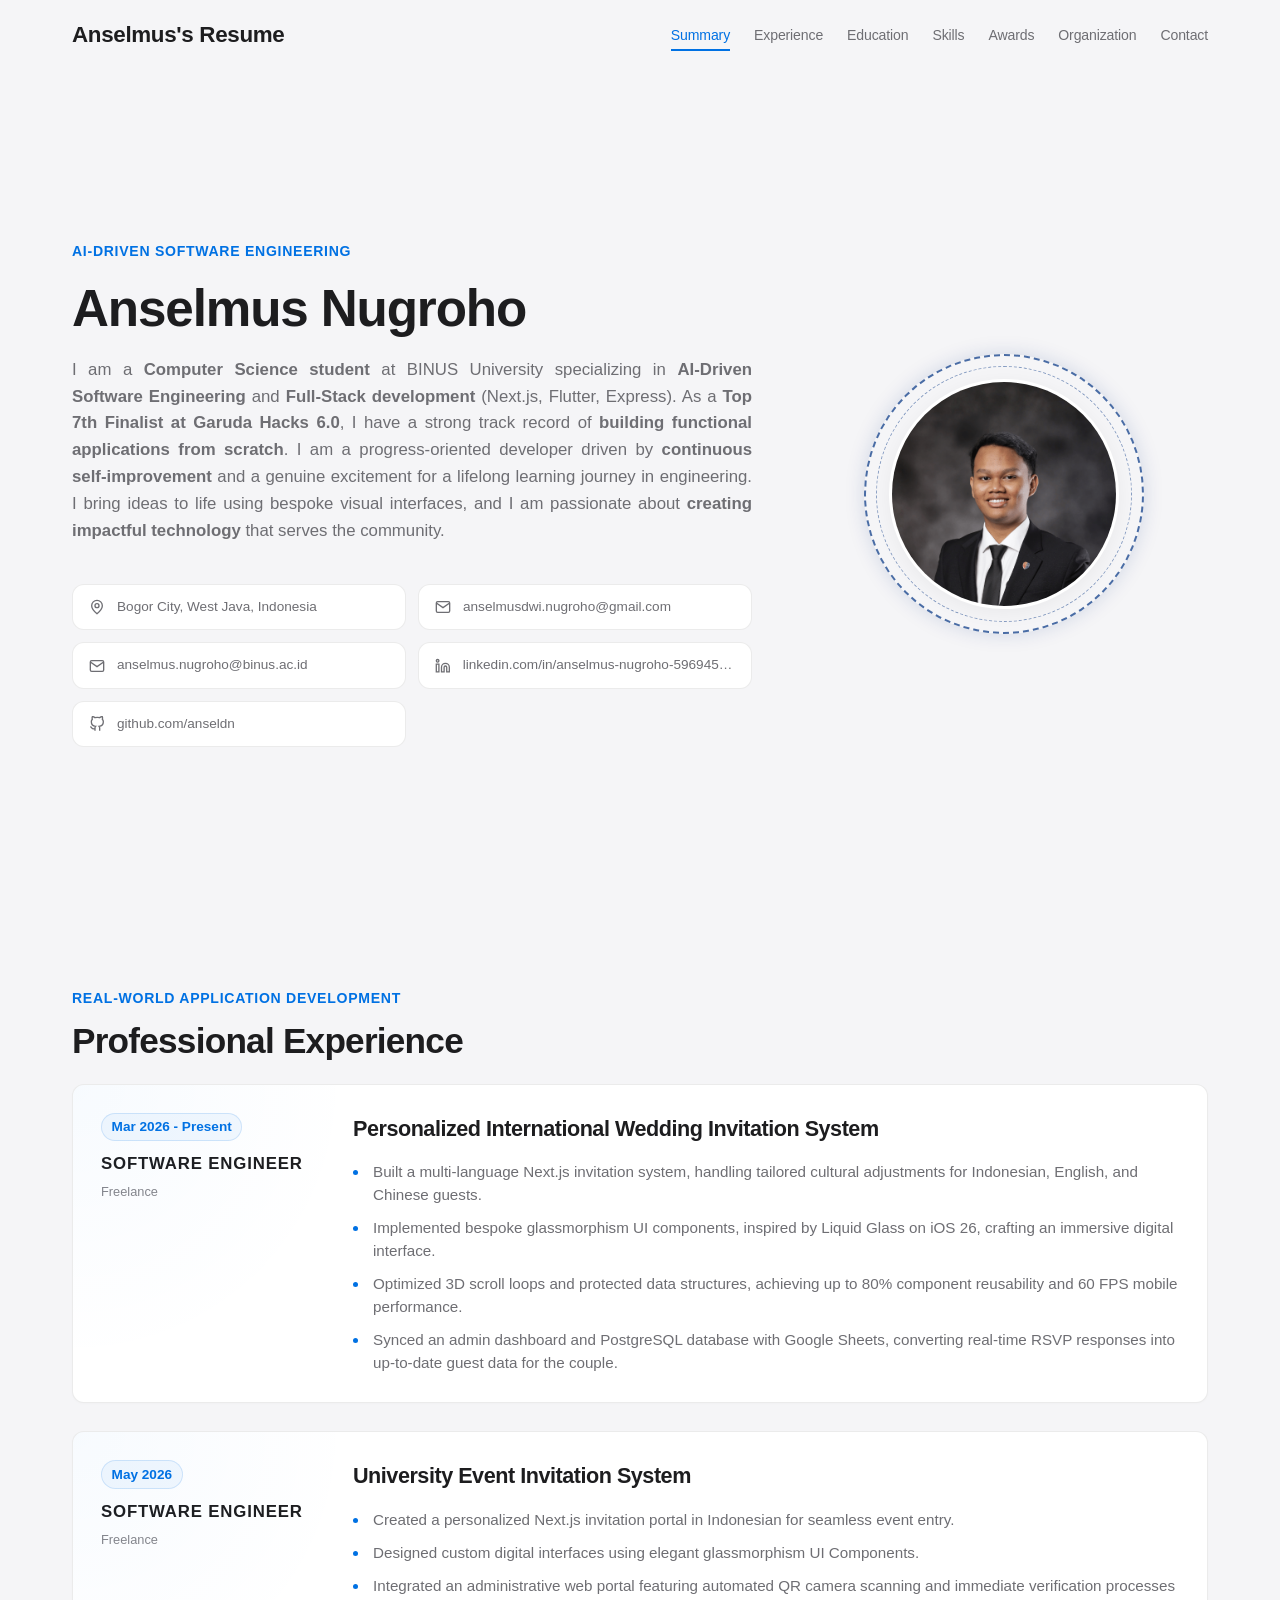
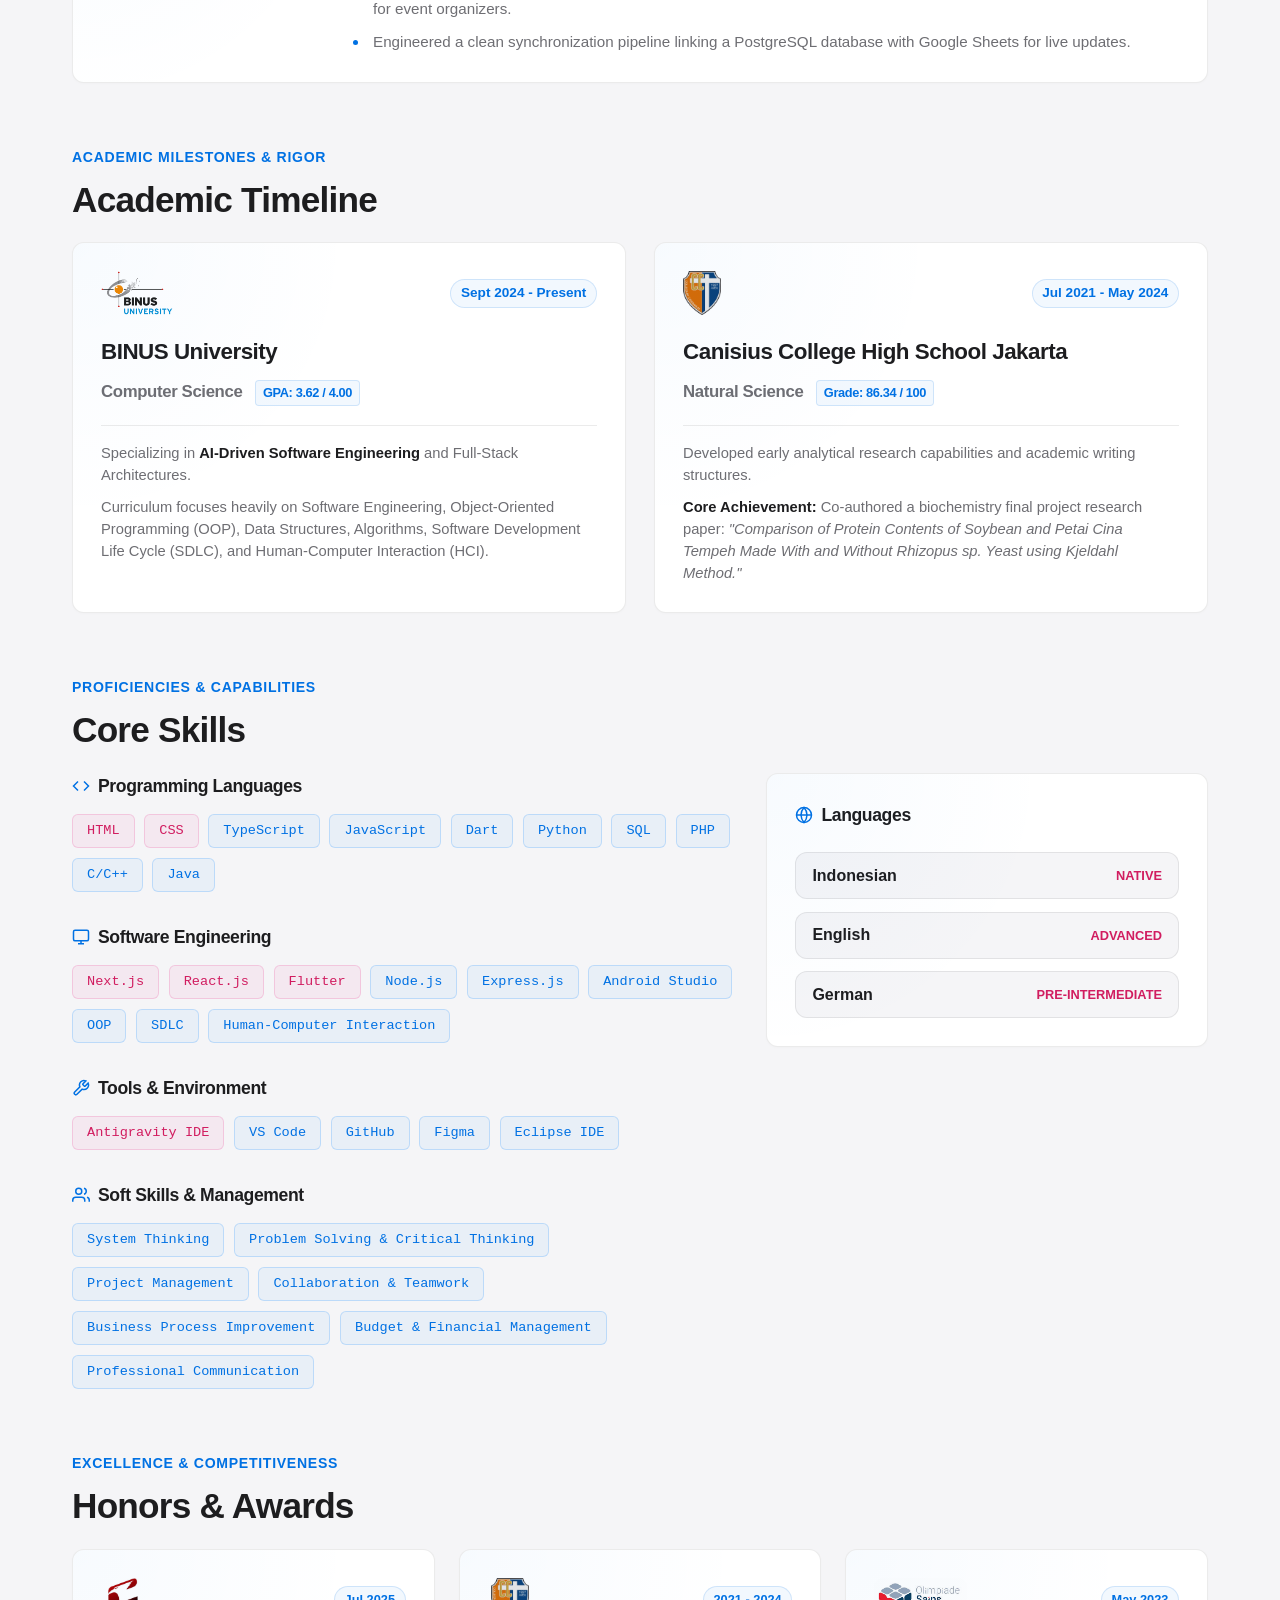
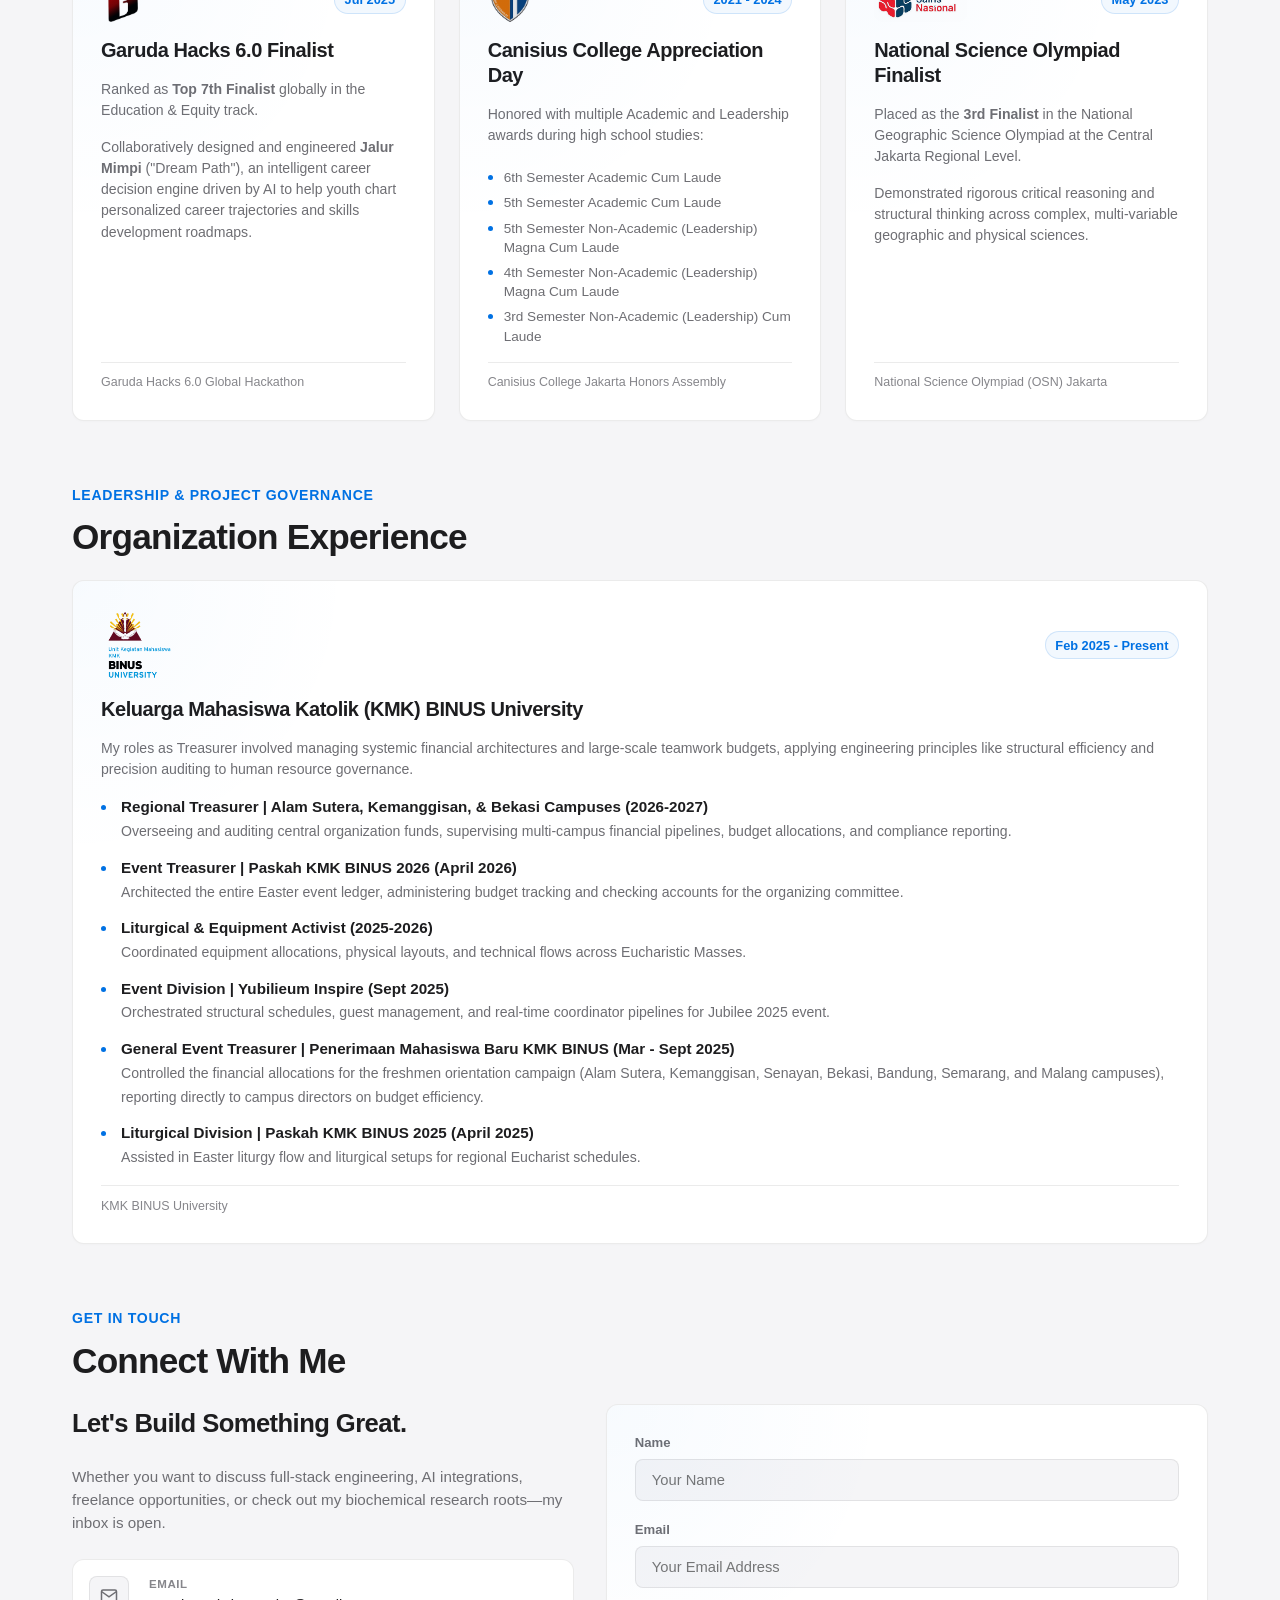
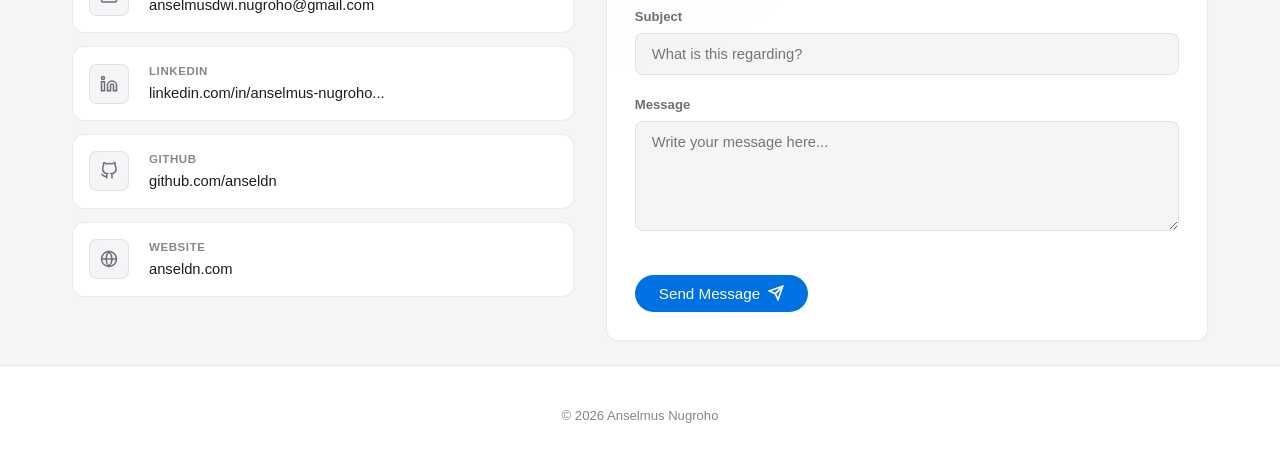
<file: index.html>
<!DOCTYPE html>
<html lang="en">

<head>
  <meta charset="UTF-8">
  <meta name="viewport" content="width=device-width, initial-scale=1.0">
  <meta name="description"
    content="Official personal resume of Anselmus Nugroho, an AI-Driven Software Engineer and Full-Stack Developer specializing in Next.js, Flutter, and high-performance Web Apps.">
  <meta name="keywords"
    content="Anselmus Nugroho, Anselmus, Software Engineer, AI Developer, Full-Stack Developer, Next.js, Flutter, Express, BINUS University, Resume">
  <meta name="author" content="Anselmus Nugroho">

  <!-- OpenGraph Metadata for Social Previews & SEO -->
  <meta property="og:title" content="Anselmus Nugroho | AI-Driven Software Engineer & Full-Stack Developer">
  <meta property="og:description"
    content="Personal resume showcasing high-performance digital invitations, full-stack systems, and academic excellence in Computer Science.">
  <meta property="og:type" content="website">
  <meta property="og:url" content="https://anseldn.com">
  <meta property="og:image" content="https://anseldn.com/assets/og-preview.png">

  <title>Anselmus Nugroho | Personal Resume</title>

  <!-- Web Tab Logo / Favicon -->
  <link rel="icon" type="image/png" href="assets/resume.png">

  <!-- Styling Sheet -->
  <link rel="stylesheet" href="style.css">

  <!-- Cloudflare Turnstile API -->
  <script src="https://challenges.cloudflare.com/turnstile/v0/api.js" async defer></script>
</head>

<body>

  <!-- Background Glowing Graphic Elements -->
  <div class="glowing-bg-wrapper" aria-hidden="true">
    <div class="glow-orb glow-orb-1"></div>
    <div class="glow-orb glow-orb-2"></div>
    <div class="glow-orb glow-orb-3"></div>
  </div>

  <!-- Interactive Cursor Glow Overlay -->
  <div class="cursor-glow" id="cursor-glow" aria-hidden="true"></div>

  <!-- Header & Navigation -->
  <header>
    <div class="container">
      <a href="#" class="logo" aria-label="Anselmus Home Page">Anselmus's Resume</a>

      <button class="mobile-nav-toggle" id="mobile-nav-toggle" aria-label="Toggle navigation menu" aria-expanded="false"
        aria-controls="nav-menu">
        <span></span>
        <span></span>
        <span></span>
      </button>

      <nav id="nav-menu">
        <ul>
          <li><a href="#summary" class="active">Summary</a></li>
          <li><a href="#experience">Experience</a></li>
          <li><a href="#education">Education</a></li>
          <li><a href="#skills">Skills</a></li>
          <li><a href="#awards">Awards</a></li>
          <li><a href="#organization">Organization</a></li>
          <li><a href="#contact">Contact</a></li>
        </ul>
      </nav>
    </div>
  </header>

  <main>
    <!-- Summary Section (#summary) -->
    <section id="summary" class="container">
      <div class="hero-grid">
        <div class="hero-content">
          <div class="hero-tag">AI-Driven Software Engineering</div>
          <h1 class="hero-title">Anselmus <br>Nugroho</h1>
          <p class="hero-desc">
            I am a <strong>Computer Science student</strong> at BINUS University specializing in <strong>AI-Driven
              Software Engineering</strong> and <strong>Full-Stack development</strong> (Next.js, Flutter, Express). As
            a <strong>Top 7th Finalist at Garuda Hacks 6.0</strong>, I have a strong track record of <strong>building
              functional applications from scratch</strong>. I am a progress-oriented developer driven by
            <strong>continuous self-improvement</strong> and a genuine excitement for a lifelong learning journey in
            engineering. I bring ideas to life using bespoke visual interfaces, and I am passionate about
            <strong>creating impactful technology</strong> that serves the community.
          </p>

          <!-- Quick Contact Badges Grid -->
          <div class="contact-grid">
            <a href="https://share.google/o9jVndeIiLzvy5oAS" target="_blank" rel="noopener noreferrer"
              class="contact-item">
              <svg viewBox="0 0 24 24" aria-hidden="true">
                <path d="M12 2a8 8 0 00-8 8c0 5.25 8 12 8 12s8-6.75 8-12a8 8 0 00-8-8z" />
                <circle cx="12" cy="10" r="3" />
              </svg>
              <span>Bogor City, West Java, Indonesia</span>
            </a>

            <a href="mailto:anselmusdwi.nugroho@gmail.com" class="contact-item">
              <svg viewBox="0 0 24 24" aria-hidden="true">
                <path d="M4 4h16c1.1 0 2 .9 2 2v12c0 1.1-.9 2-2 2H4c-1.1 0-2-.9-2-2V6c0-1.1.9-2 2-2z" />
                <polyline points="22,6 12,13 2,6" />
              </svg>
              <span>anselmusdwi.nugroho@gmail.com</span>
            </a>

            <a href="mailto:anselmus.nugroho@binus.ac.id" class="contact-item">
              <svg viewBox="0 0 24 24" aria-hidden="true">
                <path d="M4 4h16c1.1 0 2 .9 2 2v12c0 1.1-.9 2-2 2H4c-1.1 0-2-.9-2-2V6c0-1.1.9-2 2-2z" />
                <polyline points="22,6 12,13 2,6" />
              </svg>
              <span>anselmus.nugroho@binus.ac.id</span>
            </a>

            <a href="https://linkedin.com/in/anselmus-nugroho-596945207/" target="_blank" rel="noopener noreferrer"
              class="contact-item">
              <svg viewBox="0 0 24 24" aria-hidden="true">
                <path d="M16 8a6 6 0 016 6v7h-4v-7a2 2 0 00-2-2 2 2 0 00-2 2v7h-4v-7a6 6 0 016-6zM2 9h4v12H2z" />
                <circle cx="4" cy="4" r="2" />
              </svg>
              <span>linkedin.com/in/anselmus-nugroho-596945207</span>
            </a>

            <a href="https://github.com/anseldn" target="_blank" rel="noopener noreferrer" class="contact-item">
              <svg viewBox="0 0 24 24" aria-hidden="true">
                <path
                  d="M9 19c-5 1.5-5-2.5-7-3m14 6v-3.87a3.37 3.37 0 00-.94-2.61c3.14-.35 6.44-1.54 6.44-7A5.44 5.44 0 0020 4.77 5.07 5.07 0 0019.91 1S18.73.65 16 2.48a13.38 13.38 0 00-7 0C6.27.65 5.09 1 5.09 1A5.07 5.07 0 005 4.77a5.44 5.44 0 00-1.5 3.78c0 5.42 3.3 6.61 6.44 7A3.37 3.37 0 009 18.13V22" />
              </svg>
              <span>github.com/anseldn</span>
            </a>
          </div>
        </div>

        <!-- Profile Layout Slot with Rotating Border & Glass Visual -->
        <div class="profile-visual">
          <div class="profile-glow-ring"></div>
          <div class="profile-image-container">
            <img src="assets/profilebg.png" alt="Anselmus Nugroho Profile Background">
          </div>
        </div>
      </div>
    </section>

    <!-- Professional Experience Section (#experience) -->
    <section id="experience" class="container">
      <div class="section-header">
        <span class="section-subtitle">Real-world Application Development</span>
        <h2 class="section-title">Professional Experience</h2>
      </div>

      <div class="experience-layout">
        <!-- Experience Card 1 -->
        <article class="resume-card experience-card">
          <div class="experience-meta">
            <span class="exp-date">Mar 2026 - Present</span>
            <div class="exp-role">Software Engineer</div>
            <div class="exp-org">Freelance</div>
          </div>

          <div class="experience-details">
            <h3>Personalized International Wedding Invitation System </h3>
            <ul class="experience-list">
              <li>Built a multi-language Next.js invitation system, handling tailored cultural adjustments for
                Indonesian, English, and Chinese guests.</li>
              <li>Implemented bespoke glassmorphism UI components, inspired by Liquid Glass on iOS 26, crafting an
                immersive digital interface.</li>
              <li>Optimized 3D scroll loops and protected data structures, achieving up to 80% component reusability and
                60 FPS mobile performance.</li>
              <li>Synced an admin dashboard and PostgreSQL database with Google Sheets, converting real-time RSVP
                responses into up-to-date guest data for the couple.</li>
            </ul>
          </div>
        </article>

        <!-- Experience Card 2 -->
        <article class="resume-card experience-card">
          <div class="experience-meta">
            <span class="exp-date">May 2026</span>
            <div class="exp-role">Software Engineer</div>
            <div class="exp-org">Freelance</div>
          </div>

          <div class="experience-details">
            <h3>University Event Invitation System </h3>
            <ul class="experience-list">
              <li>Created a personalized Next.js invitation portal in Indonesian for seamless event entry.</li>
              <li>Designed custom digital interfaces using elegant glassmorphism UI Components.</li>
              <li>Integrated an administrative web portal featuring automated QR camera scanning and immediate
                verification processes for event organizers.</li>
              <li>Engineered a clean synchronization pipeline linking a PostgreSQL database with Google Sheets for live
                updates.</li>
            </ul>
          </div>
        </article>
      </div>
    </section>

    <!-- Education Section (#education) -->
    <section id="education" class="container">
      <div class="section-header">
        <span class="section-subtitle">Academic Milestones & Rigor</span>
        <h2 class="section-title">Academic Timeline</h2>
      </div>

      <div class="education-timeline">
        <!-- Education Card 1: University -->
        <article class="resume-card education-card">
          <div class="edu-icon-header">
            <div class="edu-icon-box">
              <img src="assets/binus.png" alt="BINUS University Logo">
            </div>
            <span class="edu-period">Sept 2024 - Present</span>
          </div>
          <h3 class="edu-institution">BINUS University</h3>
          <h4 class="edu-major">Computer Science <span class="gpa" aria-label="GPA 3.62 out of 4.00">GPA: 3.62 /
              4.00</span></h4>
          <div class="edu-details">
            <p>Specializing in <strong>AI-Driven Software Engineering</strong> and Full-Stack Architectures.</p>
            <p>Curriculum focuses heavily on Software Engineering, Object-Oriented Programming (OOP), Data Structures,
              Algorithms, Software Development Life Cycle (SDLC), and Human-Computer Interaction (HCI).</p>
          </div>
        </article>

        <!-- Education Card 2: High School -->
        <article class="resume-card education-card">
          <div class="edu-icon-header">
            <div class="edu-icon-box">
              <img src="assets/canisius-college.png" alt="Canisius College Logo">
            </div>
            <span class="edu-period">Jul 2021 - May 2024</span>
          </div>
          <h3 class="edu-institution">Canisius College High School Jakarta</h3>
          <h4 class="edu-major">Natural Science <span class="gpa" aria-label="Final Grade 86.34 out of 100">Grade: 86.34
              / 100</span></h4>
          <div class="edu-details">
            <p>Developed early analytical research capabilities and academic writing structures.</p>
            <p><strong>Core Achievement:</strong> Co-authored a biochemistry final project research paper:
              <em>"Comparison of Protein Contents of Soybean and Petai Cina Tempeh Made With and Without Rhizopus sp.
                Yeast using Kjeldahl Method."</em>
            </p>
          </div>
        </article>
      </div>
    </section>

    <!-- Skills Section (#skills) -->
    <section id="skills" class="container">
      <div class="section-header">
        <span class="section-subtitle">Proficiencies & Capabilities</span>
        <h2 class="section-title">Core Skills</h2>
      </div>

      <div class="skills-container">
        <!-- Main Skills Categorization -->
        <div class="skills-main">
          <!-- Programming Languages -->
          <div class="skill-category">
            <h3 class="skill-category-title">
              <svg viewBox="0 0 24 24" aria-hidden="true">
                <polyline points="16 18 22 12 16 6" />
                <polyline points="8 6 2 12 8 18" />
              </svg>
              Programming Languages
            </h3>
            <div class="badge-grid">
              <span class="skill-badge accent-badge">HTML</span>
              <span class="skill-badge accent-badge">CSS</span>
              <span class="skill-badge">TypeScript</span>
              <span class="skill-badge">JavaScript</span>
              <span class="skill-badge">Dart</span>
              <span class="skill-badge">Python</span>
              <span class="skill-badge">SQL</span>
              <span class="skill-badge">PHP</span>
              <span class="skill-badge">C/C++</span>
              <span class="skill-badge">Java</span>
            </div>
          </div>

          <!-- Software Engineering & Paradigms -->
          <div class="skill-category">
            <h3 class="skill-category-title">
              <svg viewBox="0 0 24 24" aria-hidden="true">
                <rect x="2" y="3" width="20" height="14" rx="2" ry="2" />
                <line x1="8" y1="21" x2="16" y2="21" />
                <line x1="12" y1="17" x2="12" y2="21" />
              </svg>
              Software Engineering
            </h3>
            <div class="badge-grid">
              <span class="skill-badge accent-badge">Next.js</span>
              <span class="skill-badge accent-badge">React.js</span>
              <span class="skill-badge accent-badge">Flutter</span>
              <span class="skill-badge">Node.js</span>
              <span class="skill-badge">Express.js</span>
              <span class="skill-badge">Android Studio</span>
              <span class="skill-badge">OOP</span>
              <span class="skill-badge">SDLC</span>
              <span class="skill-badge">Human-Computer Interaction</span>
            </div>
          </div>

          <!-- Engineering Tools -->
          <div class="skill-category">
            <h3 class="skill-category-title">
              <svg viewBox="0 0 24 24" aria-hidden="true">
                <path
                  d="M14.7 6.3a1 1 0 0 0 0 1.4l1.6 1.6a1 1 0 0 0 1.4 0l3.77-3.77a6 6 0 0 1-7.94 7.94l-6.91 6.91a2.12 2.12 0 0 1-3-3l6.91-6.91a6 6 0 0 1 7.94-7.94l-3.76 3.76z" />
              </svg>
              Tools & Environment
            </h3>
            <div class="badge-grid">
              <span class="skill-badge accent-badge">Antigravity IDE</span>
              <span class="skill-badge">VS Code</span>
              <span class="skill-badge">GitHub</span>
              <span class="skill-badge">Figma</span>
              <span class="skill-badge">Eclipse IDE</span>
            </div>
          </div>

          <!-- Soft Skills / Core Mindsets -->
          <div class="skill-category">
            <h3 class="skill-category-title">
              <svg viewBox="0 0 24 24" aria-hidden="true">
                <path d="M17 21v-2a4 4 0 0 0-4-4H5a4 4 0 0 0-4 4v2" />
                <circle cx="9" cy="7" r="4" />
                <path d="M23 21v-2a4 4 0 0 0-3-3.87" />
                <path d="M16 3.13a4 4 0 0 1 0 7.75" />
              </svg>
              Soft Skills & Management
            </h3>
            <div class="badge-grid">
              <span class="skill-badge">System Thinking</span>
              <span class="skill-badge">Problem Solving & Critical Thinking</span>
              <span class="skill-badge">Project Management</span>
              <span class="skill-badge">Collaboration & Teamwork</span>
              <span class="skill-badge">Business Process Improvement</span>
              <span class="skill-badge">Budget & Financial Management</span>
              <span class="skill-badge">Professional Communication</span>
            </div>
          </div>
        </div>

        <!-- Language Panel -->
        <aside class="resume-card" style="height: fit-content;">
          <h3 class="skill-category-title" style="margin-bottom: 1.5rem;">
            <svg viewBox="0 0 24 24" aria-hidden="true">
              <circle cx="12" cy="12" r="10" />
              <line x1="2" y1="12" x2="22" y2="12" />
              <path d="M12 2a15.3 15.3 0 0 1 4 10 15.3 15.3 0 0 1-4 10 15.3 15.3 0 0 1-4-10 15.3 15.3 0 0 1 4-10z" />
            </svg>
            Languages
          </h3>
          <div class="languages-list">
            <div class="language-item">
              <span class="lang-name">Indonesian</span>
              <span class="lang-level">Native</span>
            </div>
            <div class="language-item">
              <span class="lang-name">English</span>
              <span class="lang-level">Advanced</span>
            </div>
            <div class="language-item">
              <span class="lang-name">German</span>
              <span class="lang-level">Pre-Intermediate</span>
            </div>
          </div>
        </aside>
      </div>
    </section>

    <!-- Award Section (#awards) -->
    <section id="awards" class="container">
      <div class="section-header">
        <span class="section-subtitle">Excellence & Competitiveness</span>
        <h2 class="section-title">Honors & Awards</h2>
      </div>

      <div class="awards-grid">
        <!-- Award 1: Garuda Hacks -->
        <article class="resume-card award-card">
          <div class="award-icon-row">
            <div class="award-icon-box">
              <img src="assets/garuda-hacks.jpg" alt="Garuda Hacks Finalist Logo">
            </div>
            <span class="award-date">Jul 2025</span>
          </div>
          <h3>Garuda Hacks 6.0 Finalist</h3>
          <p>
            Ranked as <strong>Top 7th Finalist</strong> globally in the Education & Equity track.
          </p>
          <p>
            Collaboratively designed and engineered <strong>Jalur Mimpi</strong> ("Dream Path"), an intelligent career
            decision engine driven by AI to help youth chart personalized career trajectories and skills development
            roadmaps.
          </p>
          <span class="award-subtext">Garuda Hacks 6.0 Global Hackathon</span>
        </article>

        <!-- Award 2: Canisius College Honors -->
        <article class="resume-card award-card">
          <div class="award-icon-row">
            <div class="award-icon-box">
              <img src="assets/canisius-college.png" alt="Canisius College Logo">
            </div>
            <span class="award-date">2021 - 2024</span>
          </div>
          <h3>Canisius College Appreciation Day</h3>
          <p>
            Honored with multiple Academic and Leadership awards during high school studies:
          </p>
          <ul class="cum-laude-list">
            <li class="cum-laude-item">6th Semester Academic Cum Laude</li>
            <li class="cum-laude-item">5th Semester Academic Cum Laude</li>
            <li class="cum-laude-item">5th Semester Non-Academic (Leadership) Magna Cum Laude</li>
            <li class="cum-laude-item">4th Semester Non-Academic (Leadership) Magna Cum Laude</li>
            <li class="cum-laude-item">3rd Semester Non-Academic (Leadership) Cum Laude</li>
          </ul>
          <span class="award-subtext">Canisius College Jakarta Honors Assembly</span>
        </article>

        <!-- Award 3: Science Olympiad -->
        <article class="resume-card award-card">
          <div class="award-icon-row">
            <div class="award-icon-box">
              <img src="assets/osn.jpg" alt="National Science Olympiad Finalist Logo">
            </div>
            <span class="award-date">May 2023</span>
          </div>
          <h3>National Science Olympiad Finalist</h3>
          <p>
            Placed as the <strong>3rd Finalist</strong> in the National Geographic Science Olympiad at the Central
            Jakarta Regional Level.
          </p>
          <p>
            Demonstrated rigorous critical reasoning and structural thinking across complex, multi-variable geographic
            and physical sciences.
          </p>
          <span class="award-subtext">National Science Olympiad (OSN) Jakarta</span>
        </article>
      </div>
    </section>

    <!-- Organization Experience Section (#organization) -->
    <section id="organization" class="container">
      <div class="section-header">
        <span class="section-subtitle">Leadership & Project Governance</span>
        <h2 class="section-title">Organization Experience</h2>
      </div>

      <div class="org-wrapper">
        <article class="resume-card award-card">
          <div class="award-icon-row">
            <div class="award-icon-box">
              <img src="assets/kmk.png" alt="KMK BINUS Logo">
            </div>
            <span class="award-date">Feb 2025 - Present</span>
          </div>
          <h3>Keluarga Mahasiswa Katolik (KMK) BINUS University</h3>
          <p>
            My roles as Treasurer involved managing systemic financial architectures and large-scale teamwork budgets,
            applying engineering principles like structural efficiency and precision auditing to human resource
            governance.
          </p>

          <ul class="org-list">
            <li>
              <span class="org-role-name">Regional Treasurer | Alam Sutera, Kemanggisan, & Bekasi Campuses
                (2026-2027)</span>
              <span class="org-role-desc">Overseeing and auditing central organization funds, supervising multi-campus
                financial pipelines, budget allocations, and compliance reporting.</span>
            </li>
            <li>
              <span class="org-role-name">Event Treasurer | Paskah KMK BINUS 2026 (April 2026)</span>
              <span class="org-role-desc">Architected the entire Easter event ledger, administering budget tracking
                and checking accounts for the organizing committee.</span>
            </li>
            <li>
              <span class="org-role-name">Liturgical & Equipment Activist (2025-2026)</span>
              <span class="org-role-desc">Coordinated equipment allocations, physical layouts, and technical
                flows across Eucharistic Masses.</span>
            </li>
            <li>
              <span class="org-role-name">Event Division | Yubilieum Inspire (Sept 2025)</span>
              <span class="org-role-desc">Orchestrated structural schedules, guest management, and real-time
                coordinator pipelines for Jubilee 2025 event.</span>
            </li>
            <li>
              <span class="org-role-name">General Event Treasurer | Penerimaan Mahasiswa Baru KMK BINUS (Mar - Sept
                2025)</span>
              <span class="org-role-desc">Controlled the financial allocations for the freshmen orientation campaign
                (Alam Sutera, Kemanggisan, Senayan, Bekasi, Bandung, Semarang, and Malang campuses),
                reporting directly to campus directors on budget efficiency.</span>
            </li>
            <li>
              <span class="org-role-name">Liturgical Division | Paskah KMK BINUS 2025 (April 2025)</span>
              <span class="org-role-desc">Assisted in Easter liturgy flow and liturgical setups for regional
                Eucharist schedules.</span>
            </li>
          </ul>
          <span class="award-subtext">KMK BINUS University</span>
        </article>
      </div>
    </section>

    <!-- Contact Section (#contact) -->
    <section id="contact" class="container">
      <div class="section-header">
        <span class="section-subtitle">Get in Touch</span>
        <h2 class="section-title">Connect With Me</h2>
      </div>

      <div class="contact-container">
        <!-- Contact Information Links Column -->
        <div class="contact-info-panel">
          <h3>Let's Build Something Great<span>.</span></h3>
          <p class="contact-info-desc">
            Whether you want to discuss full-stack engineering, AI integrations, freelance opportunities, or check out
            my biochemical research roots—my inbox is open.
          </p>

          <div class="contact-links-column">
            <!-- Email link card -->
            <a href="mailto:anselmusdwi.nugroho@gmail.com" class="contact-link-card"
              aria-label="Send Email to Anselmus">
              <div class="icon-holder">
                <svg viewBox="0 0 24 24" aria-hidden="true">
                  <path d="M4 4h16c1.1 0 2 .9 2 2v12c0 1.1-.9 2-2 2H4c-1.1 0-2-.9-2-2V6c0-1.1.9-2 2-2z" />
                  <polyline points="22,6 12,13 2,6" />
                </svg>
              </div>
              <div class="contact-link-text">
                <span class="contact-link-label">Email</span>
                <span class="contact-link-value">anselmusdwi.nugroho@gmail.com</span>
              </div>
            </a>

            <!-- LinkedIn link card -->
            <a href="https://linkedin.com/in/anselmus-nugroho-596945207/" target="_blank" rel="noopener noreferrer"
              class="contact-link-card" aria-label="Visit Anselmus on LinkedIn">
              <div class="icon-holder">
                <svg viewBox="0 0 24 24" aria-hidden="true">
                  <path d="M16 8a6 6 0 016 6v7h-4v-7a2 2 0 00-2-2 2 2 0 00-2 2v7h-4v-7a6 6 0 016-6zM2 9h4v12H2z" />
                  <circle cx="4" cy="4" r="2" />
                </svg>
              </div>
              <div class="contact-link-text">
                <span class="contact-link-label">LinkedIn</span>
                <span class="contact-link-value">linkedin.com/in/anselmus-nugroho...</span>
              </div>
            </a>

            <!-- GitHub link card -->
            <a href="https://github.com/anseldn" target="_blank" rel="noopener noreferrer" class="contact-link-card"
              aria-label="Visit Anselmus on GitHub">
              <div class="icon-holder">
                <svg viewBox="0 0 24 24" aria-hidden="true">
                  <path
                    d="M9 19c-5 1.5-5-2.5-7-3m14 6v-3.87a3.37 3.37 0 00-.94-2.61c3.14-.35 6.44-1.54 6.44-7A5.44 5.44 0 0020 4.77 5.07 5.07 0 0019.91 1S18.73.65 16 2.48a13.38 13.38 0 00-7 0C6.27.65 5.09 1 5.09 1A5.07 5.07 0 005 4.77a5.44 5.44 0 00-1.5 3.78c0 5.42 3.3 6.61 6.44 7A3.37 3.37 0 009 18.13V22" />
                </svg>
              </div>
              <div class="contact-link-text">
                <span class="contact-link-label">GitHub</span>
                <span class="contact-link-value">github.com/anseldn</span>
              </div>
            </a>

            <!-- Website link card -->
            <a href="https://anseldn.com" target="_blank" rel="noopener noreferrer" class="contact-link-card"
              aria-label="Visit Custom Domain Website">
              <div class="icon-holder">
                <svg viewBox="0 0 24 24" aria-hidden="true">
                  <circle cx="12" cy="12" r="10" />
                  <line x1="2" y1="12" x2="22" y2="12" />
                  <path
                    d="M12 2a15.3 15.3 0 0 1 4 10 15.3 15.3 0 0 1-4 10 15.3 15.3 0 0 1-4-10 15.3 15.3 0 0 1 4-10z" />
                </svg>
              </div>
              <div class="contact-link-text">
                <span class="contact-link-label">Website</span>
                <span class="contact-link-value">anseldn.com</span>
              </div>
            </a>
          </div>
        </div>

        <!-- Contact Form Panel -->
        <div class="resume-card contact-form-panel">
          <form id="resume-contact-form" novalidate>
            <!-- Honeypot field for spam prevention -->
            <input type="text" id="form-honey" style="display:none !important;" tabindex="-1" autocomplete="off">

            <div class="form-group">
              <label for="form-name">Name</label>
              <input type="text" id="form-name" class="form-control" placeholder="Your Name" required>
            </div>

            <div class="form-group" style="margin-top: 1.2rem;">
              <label for="form-email">Email</label>
              <input type="email" id="form-email" class="form-control" placeholder="Your Email Address" required>
            </div>

            <div class="form-group" style="margin-top: 1.2rem;">
              <label for="form-subject">Subject</label>
              <input type="text" id="form-subject" class="form-control" placeholder="What is this regarding?" required>
            </div>

            <div class="form-group" style="margin-top: 1.2rem;">
              <label for="form-message">Message</label>
              <textarea id="form-message" class="form-control" placeholder="Write your message here..."
                required></textarea>
            </div>

            <!-- Cloudflare Turnstile Verification Widget -->
            <div class="turnstile-wrapper">
              <div class="cf-turnstile" data-sitekey="0x4AAAAAAFUorGST2sHMCxcJ" data-theme="light"></div>
            </div>
            <div id="turnstile-notice" class="turnstile-notice" role="alert">Please complete the verification check before sending.</div>

            <div style="margin-top: 1.5rem;">
              <button type="submit" class="btn-submit">
                <span>Send Message</span>
                <svg viewBox="0 0 24 24" aria-hidden="true">
                  <line x1="22" y1="2" x2="11" y2="13" />
                  <polygon points="22 2 15 22 11 13 2 9 22 2" />
                </svg>
              </button>
            </div>
          </form>
        </div>
      </div>
    </section>
  </main>

  <!-- Footer -->
  <footer>
    <div class="container footer-content">
      <p class="footer-text">&copy; 2026 Anselmus Nugroho</p>
    </div>
  </footer>

  <!-- Interactivity Script -->
  <script src="script.js"></script>
</body>

</html>
</file>
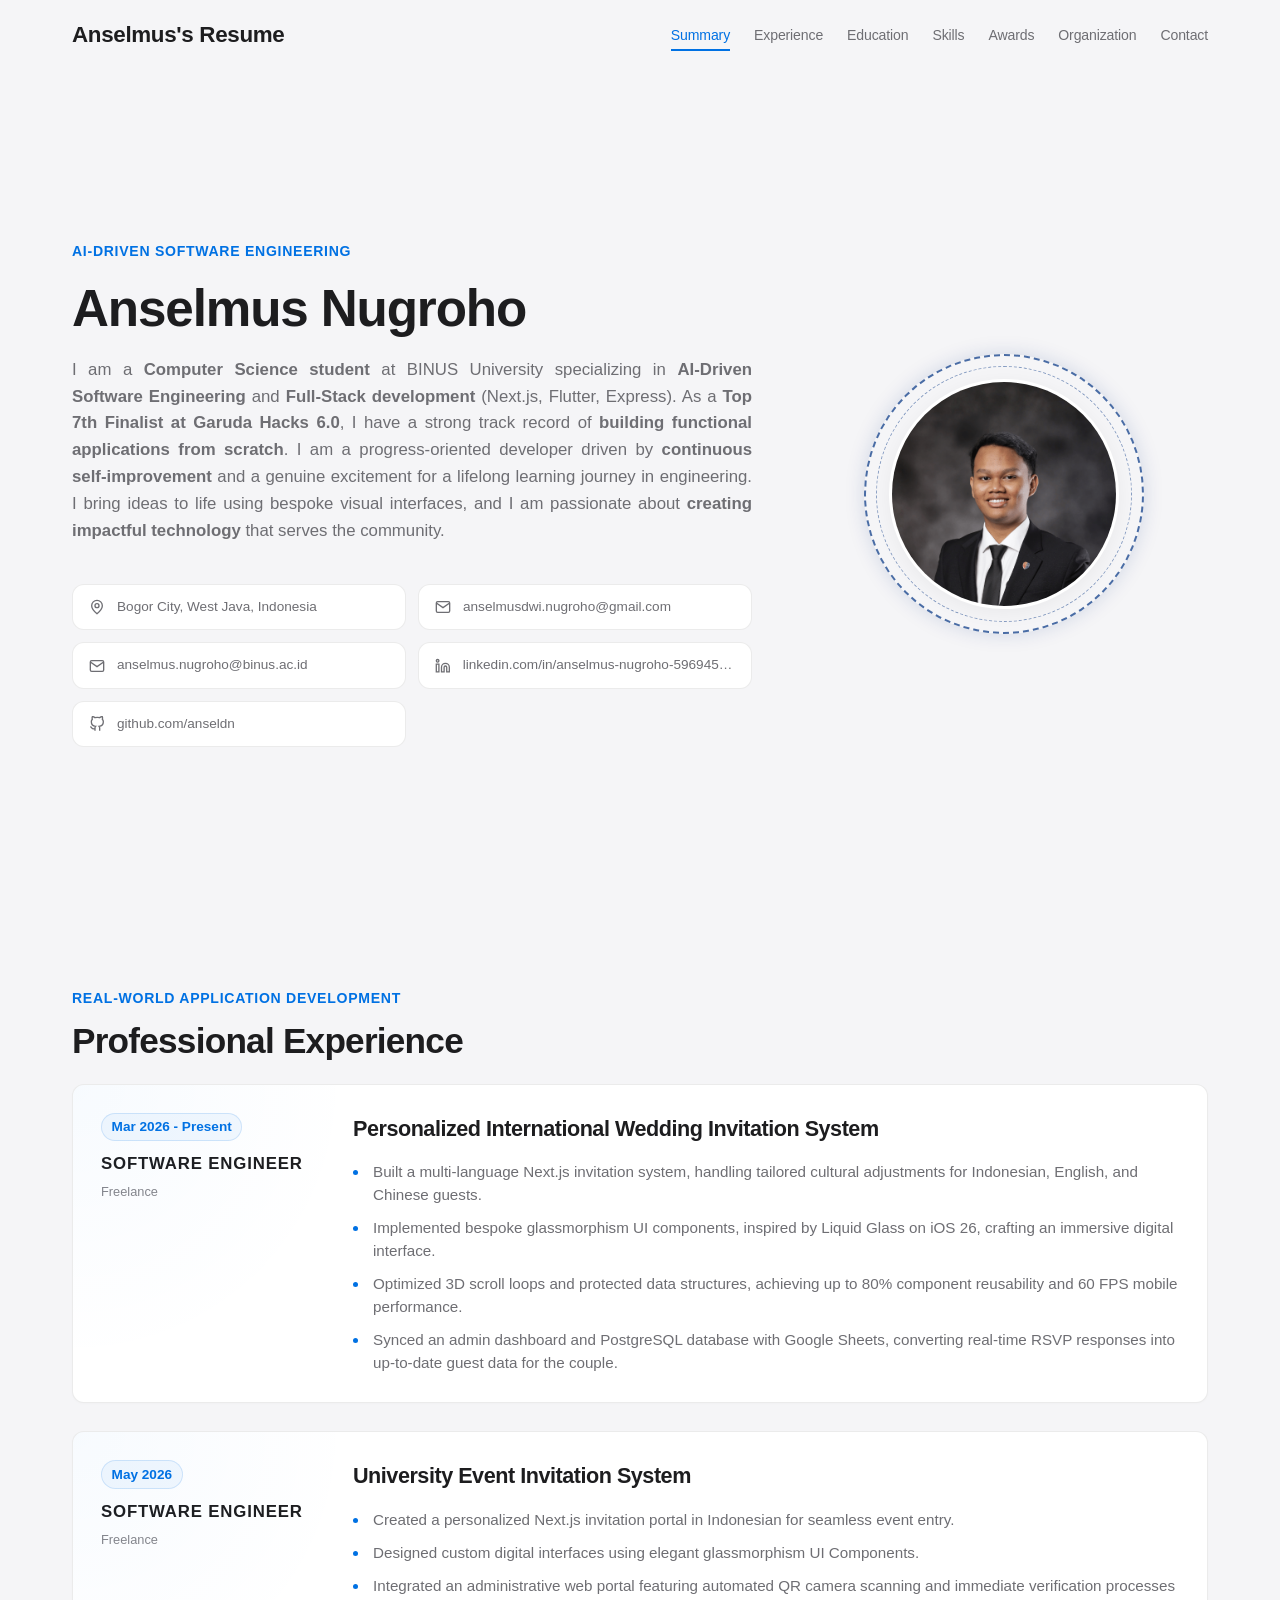
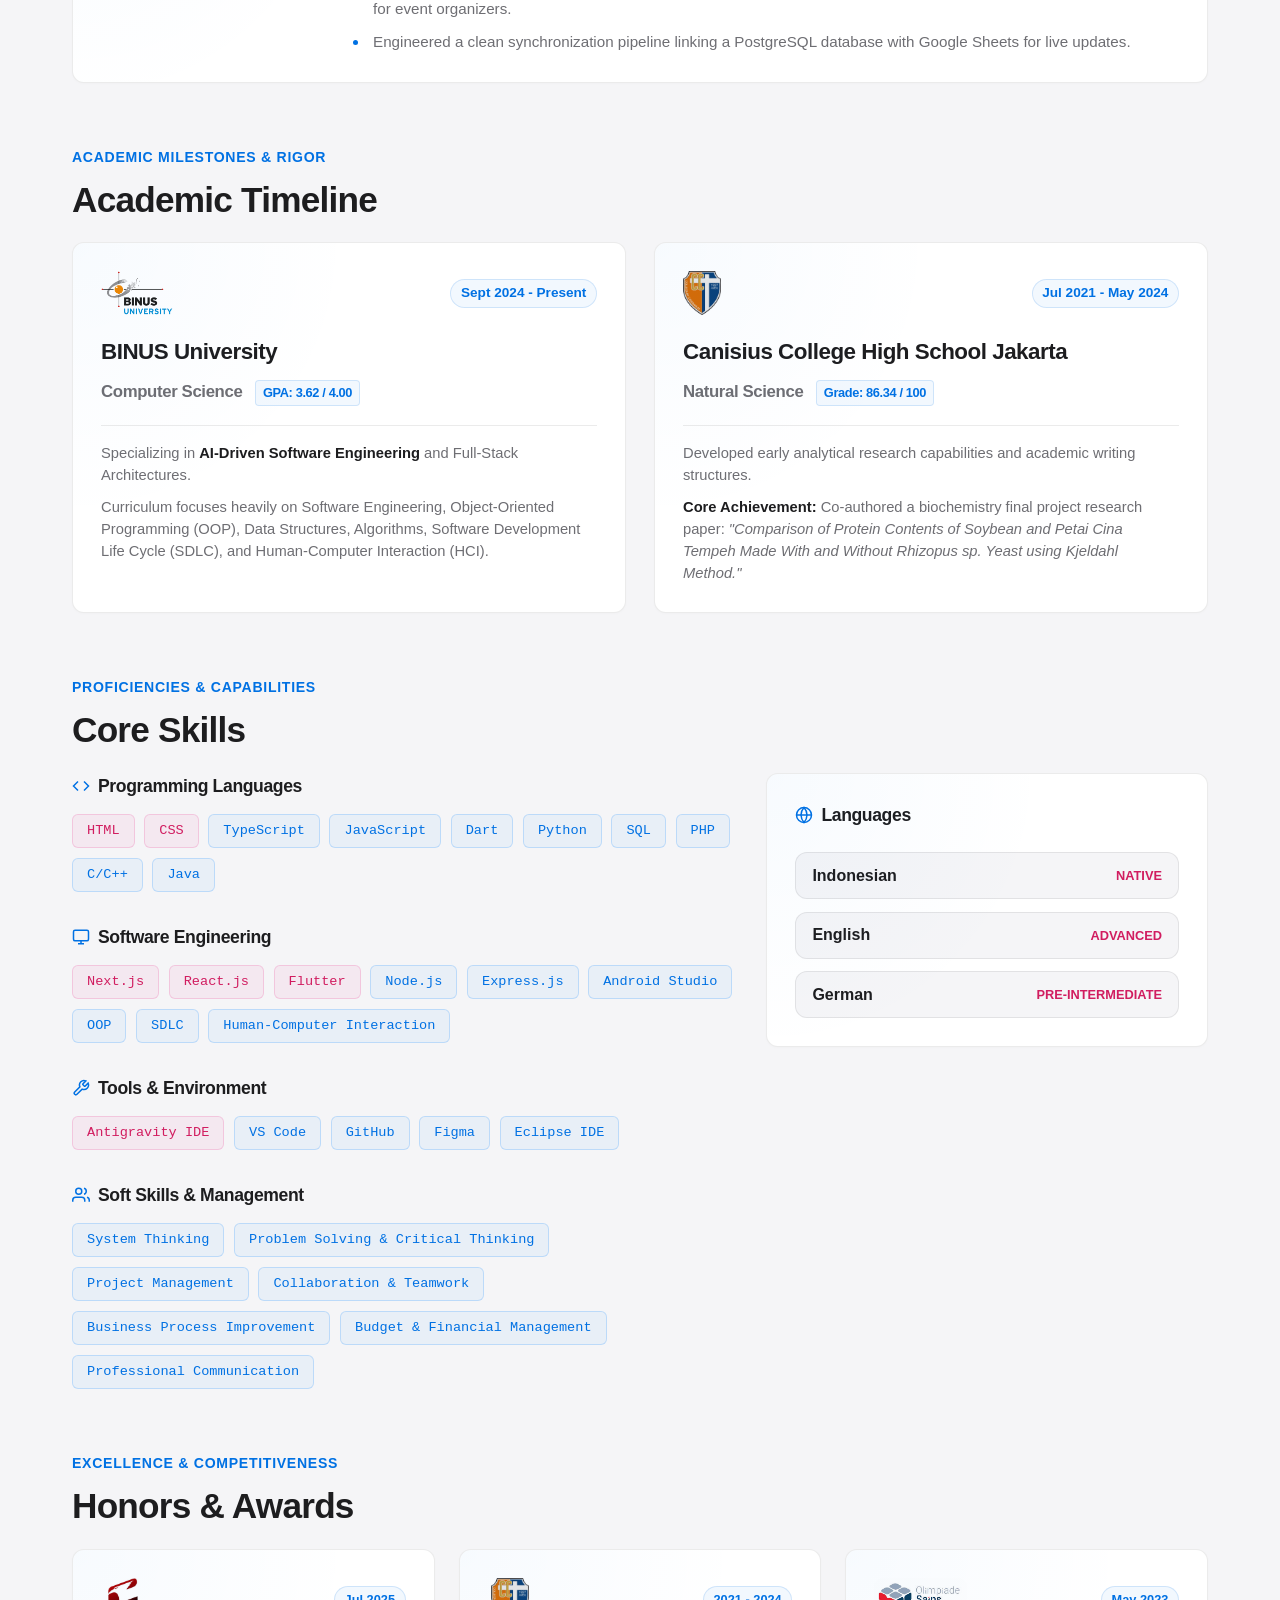
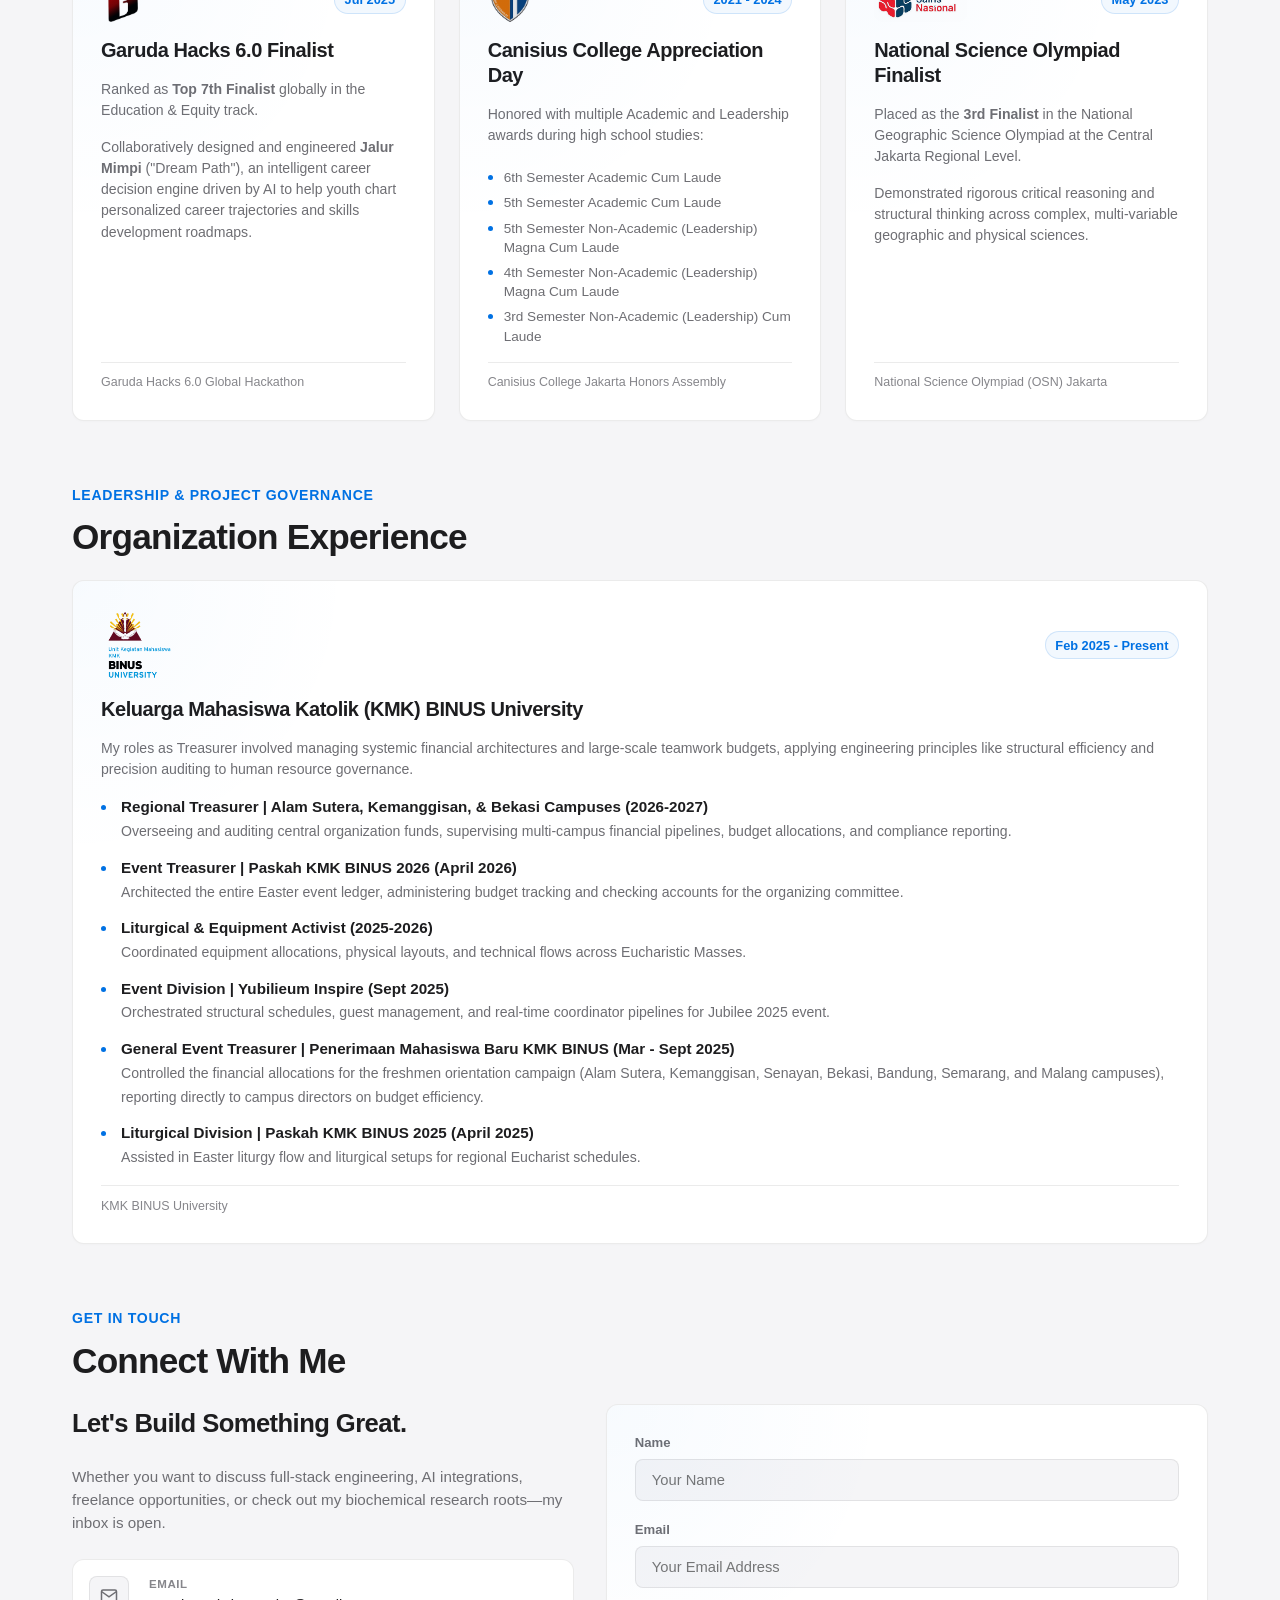
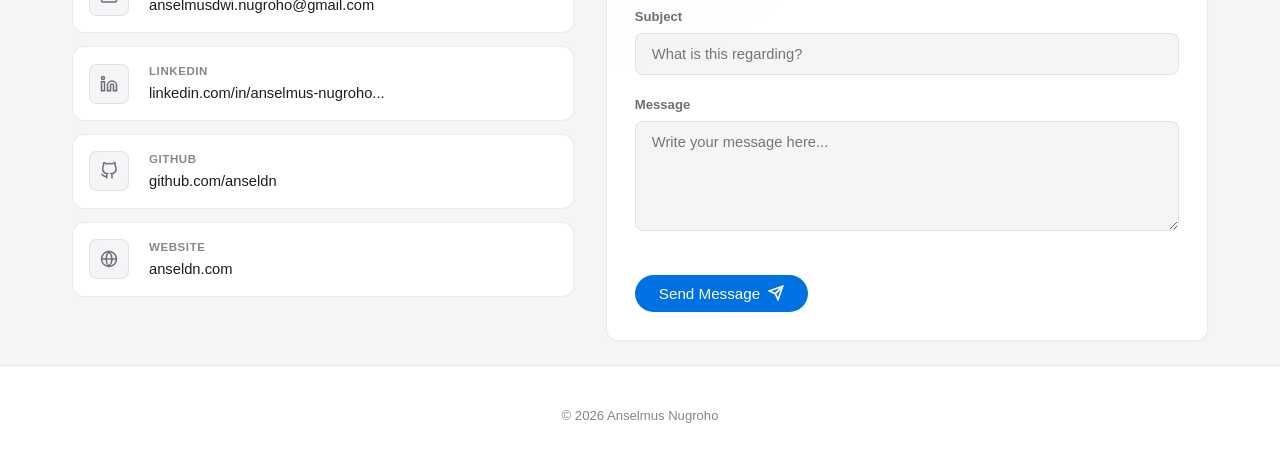
<file: PortfolioWeb/index.html>
<!DOCTYPE html>
<html lang="en">

<head>
  <meta charset="UTF-8">
  <meta name="viewport" content="width=device-width, initial-scale=1.0">
  <meta name="description"
    content="Official personal resume of Anselmus Nugroho, an AI-Driven Software Engineer and Full-Stack Developer specializing in Next.js, Flutter, and high-performance Web Apps.">
  <meta name="keywords"
    content="Anselmus Nugroho, Anselmus, Software Engineer, AI Developer, Full-Stack Developer, Next.js, Flutter, Express, BINUS University, Resume">
  <meta name="author" content="Anselmus Nugroho">

  <!-- OpenGraph Metadata for Social Previews & SEO -->
  <meta property="og:title" content="Anselmus Nugroho | AI-Driven Software Engineer & Full-Stack Developer">
  <meta property="og:description"
    content="Personal resume showcasing high-performance digital invitations, full-stack systems, and academic excellence in Computer Science.">
  <meta property="og:type" content="website">
  <meta property="og:url" content="https://anseldn.com">
  <meta property="og:image" content="https://anseldn.com/assets/og-preview.png">

  <title>Anselmus Nugroho | Personal Resume</title>

  <!-- Web Tab Logo / Favicon -->
  <link rel="icon" type="image/png" href="assets/resume.png">

  <!-- Styling Sheet -->
  <link rel="stylesheet" href="style.css">

  <!-- Cloudflare Turnstile API -->
  <script src="https://challenges.cloudflare.com/turnstile/v0/api.js" async defer></script>
</head>

<body>

  <!-- Background Glowing Graphic Elements -->
  <div class="glowing-bg-wrapper" aria-hidden="true">
    <div class="glow-orb glow-orb-1"></div>
    <div class="glow-orb glow-orb-2"></div>
    <div class="glow-orb glow-orb-3"></div>
  </div>

  <!-- Interactive Cursor Glow Overlay -->
  <div class="cursor-glow" id="cursor-glow" aria-hidden="true"></div>

  <!-- Header & Navigation -->
  <header>
    <div class="container">
      <a href="#" class="logo" aria-label="Anselmus Home Page">Anselmus's Resume</a>

      <button class="mobile-nav-toggle" id="mobile-nav-toggle" aria-label="Toggle navigation menu" aria-expanded="false"
        aria-controls="nav-menu">
        <span></span>
        <span></span>
        <span></span>
      </button>

      <nav id="nav-menu">
        <ul>
          <li><a href="#summary" class="active">Summary</a></li>
          <li><a href="#experience">Experience</a></li>
          <li><a href="#education">Education</a></li>
          <li><a href="#skills">Skills</a></li>
          <li><a href="#awards">Awards</a></li>
          <li><a href="#organization">Organization</a></li>
          <li><a href="#contact">Contact</a></li>
        </ul>
      </nav>
    </div>
  </header>

  <main>
    <!-- Summary Section (#summary) -->
    <section id="summary" class="container">
      <div class="hero-grid">
        <div class="hero-content">
          <div class="hero-tag">AI-Driven Software Engineering</div>
          <h1 class="hero-title">Anselmus <br>Nugroho</h1>
          <p class="hero-desc">
            I am a <strong>Computer Science student</strong> at BINUS University specializing in <strong>AI-Driven
              Software Engineering</strong> and <strong>Full-Stack development</strong> (Next.js, Flutter, Express). As
            a <strong>Top 7th Finalist at Garuda Hacks 6.0</strong>, I have a strong track record of <strong>building
              functional applications from scratch</strong>. I am a progress-oriented developer driven by
            <strong>continuous self-improvement</strong> and a genuine excitement for a lifelong learning journey in
            engineering. I bring ideas to life using bespoke visual interfaces, and I am passionate about
            <strong>creating impactful technology</strong> that serves the community.
          </p>

          <!-- Quick Contact Badges Grid -->
          <div class="contact-grid">
            <a href="https://share.google/o9jVndeIiLzvy5oAS" target="_blank" rel="noopener noreferrer"
              class="contact-item">
              <svg viewBox="0 0 24 24" aria-hidden="true">
                <path d="M12 2a8 8 0 00-8 8c0 5.25 8 12 8 12s8-6.75 8-12a8 8 0 00-8-8z" />
                <circle cx="12" cy="10" r="3" />
              </svg>
              <span>Bogor City, West Java, Indonesia</span>
            </a>

            <a href="mailto:anselmusdwi.nugroho@gmail.com" class="contact-item">
              <svg viewBox="0 0 24 24" aria-hidden="true">
                <path d="M4 4h16c1.1 0 2 .9 2 2v12c0 1.1-.9 2-2 2H4c-1.1 0-2-.9-2-2V6c0-1.1.9-2 2-2z" />
                <polyline points="22,6 12,13 2,6" />
              </svg>
              <span>anselmusdwi.nugroho@gmail.com</span>
            </a>

            <a href="mailto:anselmus.nugroho@binus.ac.id" class="contact-item">
              <svg viewBox="0 0 24 24" aria-hidden="true">
                <path d="M4 4h16c1.1 0 2 .9 2 2v12c0 1.1-.9 2-2 2H4c-1.1 0-2-.9-2-2V6c0-1.1.9-2 2-2z" />
                <polyline points="22,6 12,13 2,6" />
              </svg>
              <span>anselmus.nugroho@binus.ac.id</span>
            </a>

            <a href="https://linkedin.com/in/anselmus-nugroho-596945207/" target="_blank" rel="noopener noreferrer"
              class="contact-item">
              <svg viewBox="0 0 24 24" aria-hidden="true">
                <path d="M16 8a6 6 0 016 6v7h-4v-7a2 2 0 00-2-2 2 2 0 00-2 2v7h-4v-7a6 6 0 016-6zM2 9h4v12H2z" />
                <circle cx="4" cy="4" r="2" />
              </svg>
              <span>linkedin.com/in/anselmus-nugroho-596945207</span>
            </a>

            <a href="https://github.com/anseldn" target="_blank" rel="noopener noreferrer" class="contact-item">
              <svg viewBox="0 0 24 24" aria-hidden="true">
                <path
                  d="M9 19c-5 1.5-5-2.5-7-3m14 6v-3.87a3.37 3.37 0 00-.94-2.61c3.14-.35 6.44-1.54 6.44-7A5.44 5.44 0 0020 4.77 5.07 5.07 0 0019.91 1S18.73.65 16 2.48a13.38 13.38 0 00-7 0C6.27.65 5.09 1 5.09 1A5.07 5.07 0 005 4.77a5.44 5.44 0 00-1.5 3.78c0 5.42 3.3 6.61 6.44 7A3.37 3.37 0 009 18.13V22" />
              </svg>
              <span>github.com/anseldn</span>
            </a>
          </div>
        </div>

        <!-- Profile Layout Slot with Rotating Border & Glass Visual -->
        <div class="profile-visual">
          <div class="profile-glow-ring"></div>
          <div class="profile-image-container">
            <img src="assets/profilebg.png" alt="Anselmus Nugroho Profile Background">
          </div>
        </div>
      </div>
    </section>

    <!-- Professional Experience Section (#experience) -->
    <section id="experience" class="container">
      <div class="section-header">
        <span class="section-subtitle">Real-world Application Development</span>
        <h2 class="section-title">Professional Experience</h2>
      </div>

      <div class="experience-layout">
        <!-- Experience Card 1 -->
        <article class="resume-card experience-card">
          <div class="experience-meta">
            <span class="exp-date">Mar 2026 - Present</span>
            <div class="exp-role">Software Engineer</div>
            <div class="exp-org">Freelance</div>
          </div>

          <div class="experience-details">
            <h3>Personalized International Wedding Invitation System </h3>
            <ul class="experience-list">
              <li>Built a multi-language Next.js invitation system, handling tailored cultural adjustments for
                Indonesian, English, and Chinese guests.</li>
              <li>Implemented bespoke glassmorphism UI components, inspired by Liquid Glass on iOS 26, crafting an
                immersive digital interface.</li>
              <li>Optimized 3D scroll loops and protected data structures, achieving up to 80% component reusability and
                60 FPS mobile performance.</li>
              <li>Synced an admin dashboard and PostgreSQL database with Google Sheets, converting real-time RSVP
                responses into up-to-date guest data for the couple.</li>
            </ul>
          </div>
        </article>

        <!-- Experience Card 2 -->
        <article class="resume-card experience-card">
          <div class="experience-meta">
            <span class="exp-date">May 2026</span>
            <div class="exp-role">Software Engineer</div>
            <div class="exp-org">Freelance</div>
          </div>

          <div class="experience-details">
            <h3>University Event Invitation System </h3>
            <ul class="experience-list">
              <li>Created a personalized Next.js invitation portal in Indonesian for seamless event entry.</li>
              <li>Designed custom digital interfaces using elegant glassmorphism UI Components.</li>
              <li>Integrated an administrative web portal featuring automated QR camera scanning and immediate
                verification processes for event organizers.</li>
              <li>Engineered a clean synchronization pipeline linking a PostgreSQL database with Google Sheets for live
                updates.</li>
            </ul>
          </div>
        </article>
      </div>
    </section>

    <!-- Education Section (#education) -->
    <section id="education" class="container">
      <div class="section-header">
        <span class="section-subtitle">Academic Milestones & Rigor</span>
        <h2 class="section-title">Academic Timeline</h2>
      </div>

      <div class="education-timeline">
        <!-- Education Card 1: University -->
        <article class="resume-card education-card">
          <div class="edu-icon-header">
            <div class="edu-icon-box">
              <img src="assets/binus.png" alt="BINUS University Logo">
            </div>
            <span class="edu-period">Sept 2024 - Present</span>
          </div>
          <h3 class="edu-institution">BINUS University</h3>
          <h4 class="edu-major">Computer Science <span class="gpa" aria-label="GPA 3.62 out of 4.00">GPA: 3.62 /
              4.00</span></h4>
          <div class="edu-details">
            <p>Specializing in <strong>AI-Driven Software Engineering</strong> and Full-Stack Architectures.</p>
            <p>Curriculum focuses heavily on Software Engineering, Object-Oriented Programming (OOP), Data Structures,
              Algorithms, Software Development Life Cycle (SDLC), and Human-Computer Interaction (HCI).</p>
          </div>
        </article>

        <!-- Education Card 2: High School -->
        <article class="resume-card education-card">
          <div class="edu-icon-header">
            <div class="edu-icon-box">
              <img src="assets/canisius-college.png" alt="Canisius College Logo">
            </div>
            <span class="edu-period">Jul 2021 - May 2024</span>
          </div>
          <h3 class="edu-institution">Canisius College High School Jakarta</h3>
          <h4 class="edu-major">Natural Science <span class="gpa" aria-label="Final Grade 86.34 out of 100">Grade: 86.34
              / 100</span></h4>
          <div class="edu-details">
            <p>Developed early analytical research capabilities and academic writing structures.</p>
            <p><strong>Core Achievement:</strong> Co-authored a biochemistry final project research paper:
              <em>"Comparison of Protein Contents of Soybean and Petai Cina Tempeh Made With and Without Rhizopus sp.
                Yeast using Kjeldahl Method."</em>
            </p>
          </div>
        </article>
      </div>
    </section>

    <!-- Skills Section (#skills) -->
    <section id="skills" class="container">
      <div class="section-header">
        <span class="section-subtitle">Proficiencies & Capabilities</span>
        <h2 class="section-title">Core Skills</h2>
      </div>

      <div class="skills-container">
        <!-- Main Skills Categorization -->
        <div class="skills-main">
          <!-- Programming Languages -->
          <div class="skill-category">
            <h3 class="skill-category-title">
              <svg viewBox="0 0 24 24" aria-hidden="true">
                <polyline points="16 18 22 12 16 6" />
                <polyline points="8 6 2 12 8 18" />
              </svg>
              Programming Languages
            </h3>
            <div class="badge-grid">
              <span class="skill-badge accent-badge">HTML</span>
              <span class="skill-badge accent-badge">CSS</span>
              <span class="skill-badge">TypeScript</span>
              <span class="skill-badge">JavaScript</span>
              <span class="skill-badge">Dart</span>
              <span class="skill-badge">Python</span>
              <span class="skill-badge">SQL</span>
              <span class="skill-badge">PHP</span>
              <span class="skill-badge">C/C++</span>
              <span class="skill-badge">Java</span>
            </div>
          </div>

          <!-- Software Engineering & Paradigms -->
          <div class="skill-category">
            <h3 class="skill-category-title">
              <svg viewBox="0 0 24 24" aria-hidden="true">
                <rect x="2" y="3" width="20" height="14" rx="2" ry="2" />
                <line x1="8" y1="21" x2="16" y2="21" />
                <line x1="12" y1="17" x2="12" y2="21" />
              </svg>
              Software Engineering
            </h3>
            <div class="badge-grid">
              <span class="skill-badge accent-badge">Next.js</span>
              <span class="skill-badge accent-badge">React.js</span>
              <span class="skill-badge accent-badge">Flutter</span>
              <span class="skill-badge">Node.js</span>
              <span class="skill-badge">Express.js</span>
              <span class="skill-badge">Android Studio</span>
              <span class="skill-badge">OOP</span>
              <span class="skill-badge">SDLC</span>
              <span class="skill-badge">Human-Computer Interaction</span>
            </div>
          </div>

          <!-- Engineering Tools -->
          <div class="skill-category">
            <h3 class="skill-category-title">
              <svg viewBox="0 0 24 24" aria-hidden="true">
                <path
                  d="M14.7 6.3a1 1 0 0 0 0 1.4l1.6 1.6a1 1 0 0 0 1.4 0l3.77-3.77a6 6 0 0 1-7.94 7.94l-6.91 6.91a2.12 2.12 0 0 1-3-3l6.91-6.91a6 6 0 0 1 7.94-7.94l-3.76 3.76z" />
              </svg>
              Tools & Environment
            </h3>
            <div class="badge-grid">
              <span class="skill-badge accent-badge">Antigravity IDE</span>
              <span class="skill-badge">VS Code</span>
              <span class="skill-badge">GitHub</span>
              <span class="skill-badge">Figma</span>
              <span class="skill-badge">Eclipse IDE</span>
            </div>
          </div>

          <!-- Soft Skills / Core Mindsets -->
          <div class="skill-category">
            <h3 class="skill-category-title">
              <svg viewBox="0 0 24 24" aria-hidden="true">
                <path d="M17 21v-2a4 4 0 0 0-4-4H5a4 4 0 0 0-4 4v2" />
                <circle cx="9" cy="7" r="4" />
                <path d="M23 21v-2a4 4 0 0 0-3-3.87" />
                <path d="M16 3.13a4 4 0 0 1 0 7.75" />
              </svg>
              Soft Skills & Management
            </h3>
            <div class="badge-grid">
              <span class="skill-badge">System Thinking</span>
              <span class="skill-badge">Problem Solving & Critical Thinking</span>
              <span class="skill-badge">Project Management</span>
              <span class="skill-badge">Collaboration & Teamwork</span>
              <span class="skill-badge">Business Process Improvement</span>
              <span class="skill-badge">Budget & Financial Management</span>
              <span class="skill-badge">Professional Communication</span>
            </div>
          </div>
        </div>

        <!-- Language Panel -->
        <aside class="resume-card" style="height: fit-content;">
          <h3 class="skill-category-title" style="margin-bottom: 1.5rem;">
            <svg viewBox="0 0 24 24" aria-hidden="true">
              <circle cx="12" cy="12" r="10" />
              <line x1="2" y1="12" x2="22" y2="12" />
              <path d="M12 2a15.3 15.3 0 0 1 4 10 15.3 15.3 0 0 1-4 10 15.3 15.3 0 0 1-4-10 15.3 15.3 0 0 1 4-10z" />
            </svg>
            Languages
          </h3>
          <div class="languages-list">
            <div class="language-item">
              <span class="lang-name">Indonesian</span>
              <span class="lang-level">Native</span>
            </div>
            <div class="language-item">
              <span class="lang-name">English</span>
              <span class="lang-level">Advanced</span>
            </div>
            <div class="language-item">
              <span class="lang-name">German</span>
              <span class="lang-level">Pre-Intermediate</span>
            </div>
          </div>
        </aside>
      </div>
    </section>

    <!-- Award Section (#awards) -->
    <section id="awards" class="container">
      <div class="section-header">
        <span class="section-subtitle">Excellence & Competitiveness</span>
        <h2 class="section-title">Honors & Awards</h2>
      </div>

      <div class="awards-grid">
        <!-- Award 1: Garuda Hacks -->
        <article class="resume-card award-card">
          <div class="award-icon-row">
            <div class="award-icon-box">
              <img src="assets/garuda-hacks.jpg" alt="Garuda Hacks Finalist Logo">
            </div>
            <span class="award-date">Jul 2025</span>
          </div>
          <h3>Garuda Hacks 6.0 Finalist</h3>
          <p>
            Ranked as <strong>Top 7th Finalist</strong> globally in the Education & Equity track.
          </p>
          <p>
            Collaboratively designed and engineered <strong>Jalur Mimpi</strong> ("Dream Path"), an intelligent career
            decision engine driven by AI to help youth chart personalized career trajectories and skills development
            roadmaps.
          </p>
          <span class="award-subtext">Garuda Hacks 6.0 Global Hackathon</span>
        </article>

        <!-- Award 2: Canisius College Honors -->
        <article class="resume-card award-card">
          <div class="award-icon-row">
            <div class="award-icon-box">
              <img src="assets/canisius-college.png" alt="Canisius College Logo">
            </div>
            <span class="award-date">2021 - 2024</span>
          </div>
          <h3>Canisius College Appreciation Day</h3>
          <p>
            Honored with multiple Academic and Leadership awards during high school studies:
          </p>
          <ul class="cum-laude-list">
            <li class="cum-laude-item">6th Semester Academic Cum Laude</li>
            <li class="cum-laude-item">5th Semester Academic Cum Laude</li>
            <li class="cum-laude-item">5th Semester Non-Academic (Leadership) Magna Cum Laude</li>
            <li class="cum-laude-item">4th Semester Non-Academic (Leadership) Magna Cum Laude</li>
            <li class="cum-laude-item">3rd Semester Non-Academic (Leadership) Cum Laude</li>
          </ul>
          <span class="award-subtext">Canisius College Jakarta Honors Assembly</span>
        </article>

        <!-- Award 3: Science Olympiad -->
        <article class="resume-card award-card">
          <div class="award-icon-row">
            <div class="award-icon-box">
              <img src="assets/osn.jpg" alt="National Science Olympiad Finalist Logo">
            </div>
            <span class="award-date">May 2023</span>
          </div>
          <h3>National Science Olympiad Finalist</h3>
          <p>
            Placed as the <strong>3rd Finalist</strong> in the National Geographic Science Olympiad at the Central
            Jakarta Regional Level.
          </p>
          <p>
            Demonstrated rigorous critical reasoning and structural thinking across complex, multi-variable geographic
            and physical sciences.
          </p>
          <span class="award-subtext">National Science Olympiad (OSN) Jakarta</span>
        </article>
      </div>
    </section>

    <!-- Organization Experience Section (#organization) -->
    <section id="organization" class="container">
      <div class="section-header">
        <span class="section-subtitle">Leadership & Project Governance</span>
        <h2 class="section-title">Organization Experience</h2>
      </div>

      <div class="org-wrapper">
        <article class="resume-card award-card">
          <div class="award-icon-row">
            <div class="award-icon-box">
              <img src="assets/kmk.png" alt="KMK BINUS Logo">
            </div>
            <span class="award-date">Feb 2025 - Present</span>
          </div>
          <h3>Keluarga Mahasiswa Katolik (KMK) BINUS University</h3>
          <p>
            My roles as Treasurer involved managing systemic financial architectures and large-scale teamwork budgets,
            applying engineering principles like structural efficiency and precision auditing to human resource
            governance.
          </p>

          <ul class="org-list">
            <li>
              <span class="org-role-name">Regional Treasurer | Alam Sutera, Kemanggisan, & Bekasi Campuses
                (2026-2027)</span>
              <span class="org-role-desc">Overseeing and auditing central organization funds, supervising multi-campus
                financial pipelines, budget allocations, and compliance reporting.</span>
            </li>
            <li>
              <span class="org-role-name">Event Treasurer | Paskah KMK BINUS 2026 (April 2026)</span>
              <span class="org-role-desc">Architected the entire Easter event ledger, administering budget tracking
                and checking accounts for the organizing committee.</span>
            </li>
            <li>
              <span class="org-role-name">Liturgical & Equipment Activist (2025-2026)</span>
              <span class="org-role-desc">Coordinated equipment allocations, physical layouts, and technical
                flows across Eucharistic Masses.</span>
            </li>
            <li>
              <span class="org-role-name">Event Division | Yubilieum Inspire (Sept 2025)</span>
              <span class="org-role-desc">Orchestrated structural schedules, guest management, and real-time
                coordinator pipelines for Jubilee 2025 event.</span>
            </li>
            <li>
              <span class="org-role-name">General Event Treasurer | Penerimaan Mahasiswa Baru KMK BINUS (Mar - Sept
                2025)</span>
              <span class="org-role-desc">Controlled the financial allocations for the freshmen orientation campaign
                (Alam Sutera, Kemanggisan, Senayan, Bekasi, Bandung, Semarang, and Malang campuses),
                reporting directly to campus directors on budget efficiency.</span>
            </li>
            <li>
              <span class="org-role-name">Liturgical Division | Paskah KMK BINUS 2025 (April 2025)</span>
              <span class="org-role-desc">Assisted in Easter liturgy flow and liturgical setups for regional
                Eucharist schedules.</span>
            </li>
          </ul>
          <span class="award-subtext">KMK BINUS University</span>
        </article>
      </div>
    </section>

    <!-- Contact Section (#contact) -->
    <section id="contact" class="container">
      <div class="section-header">
        <span class="section-subtitle">Get in Touch</span>
        <h2 class="section-title">Connect With Me</h2>
      </div>

      <div class="contact-container">
        <!-- Contact Information Links Column -->
        <div class="contact-info-panel">
          <h3>Let's Build Something Great<span>.</span></h3>
          <p class="contact-info-desc">
            Whether you want to discuss full-stack engineering, AI integrations, freelance opportunities, or check out
            my biochemical research roots—my inbox is open.
          </p>

          <div class="contact-links-column">
            <!-- Email link card -->
            <a href="mailto:anselmusdwi.nugroho@gmail.com" class="contact-link-card"
              aria-label="Send Email to Anselmus">
              <div class="icon-holder">
                <svg viewBox="0 0 24 24" aria-hidden="true">
                  <path d="M4 4h16c1.1 0 2 .9 2 2v12c0 1.1-.9 2-2 2H4c-1.1 0-2-.9-2-2V6c0-1.1.9-2 2-2z" />
                  <polyline points="22,6 12,13 2,6" />
                </svg>
              </div>
              <div class="contact-link-text">
                <span class="contact-link-label">Email</span>
                <span class="contact-link-value">anselmusdwi.nugroho@gmail.com</span>
              </div>
            </a>

            <!-- LinkedIn link card -->
            <a href="https://linkedin.com/in/anselmus-nugroho-596945207/" target="_blank" rel="noopener noreferrer"
              class="contact-link-card" aria-label="Visit Anselmus on LinkedIn">
              <div class="icon-holder">
                <svg viewBox="0 0 24 24" aria-hidden="true">
                  <path d="M16 8a6 6 0 016 6v7h-4v-7a2 2 0 00-2-2 2 2 0 00-2 2v7h-4v-7a6 6 0 016-6zM2 9h4v12H2z" />
                  <circle cx="4" cy="4" r="2" />
                </svg>
              </div>
              <div class="contact-link-text">
                <span class="contact-link-label">LinkedIn</span>
                <span class="contact-link-value">linkedin.com/in/anselmus-nugroho...</span>
              </div>
            </a>

            <!-- GitHub link card -->
            <a href="https://github.com/anseldn" target="_blank" rel="noopener noreferrer" class="contact-link-card"
              aria-label="Visit Anselmus on GitHub">
              <div class="icon-holder">
                <svg viewBox="0 0 24 24" aria-hidden="true">
                  <path
                    d="M9 19c-5 1.5-5-2.5-7-3m14 6v-3.87a3.37 3.37 0 00-.94-2.61c3.14-.35 6.44-1.54 6.44-7A5.44 5.44 0 0020 4.77 5.07 5.07 0 0019.91 1S18.73.65 16 2.48a13.38 13.38 0 00-7 0C6.27.65 5.09 1 5.09 1A5.07 5.07 0 005 4.77a5.44 5.44 0 00-1.5 3.78c0 5.42 3.3 6.61 6.44 7A3.37 3.37 0 009 18.13V22" />
                </svg>
              </div>
              <div class="contact-link-text">
                <span class="contact-link-label">GitHub</span>
                <span class="contact-link-value">github.com/anseldn</span>
              </div>
            </a>

            <!-- Website link card -->
            <a href="https://anseldn.com" target="_blank" rel="noopener noreferrer" class="contact-link-card"
              aria-label="Visit Custom Domain Website">
              <div class="icon-holder">
                <svg viewBox="0 0 24 24" aria-hidden="true">
                  <circle cx="12" cy="12" r="10" />
                  <line x1="2" y1="12" x2="22" y2="12" />
                  <path
                    d="M12 2a15.3 15.3 0 0 1 4 10 15.3 15.3 0 0 1-4 10 15.3 15.3 0 0 1-4-10 15.3 15.3 0 0 1 4-10z" />
                </svg>
              </div>
              <div class="contact-link-text">
                <span class="contact-link-label">Website</span>
                <span class="contact-link-value">anseldn.com</span>
              </div>
            </a>
          </div>
        </div>

        <!-- Contact Form Panel -->
        <div class="resume-card contact-form-panel">
          <form id="resume-contact-form" novalidate>
            <!-- Honeypot field for spam prevention -->
            <input type="text" id="form-honey" style="display:none !important;" tabindex="-1" autocomplete="off">

            <div class="form-group">
              <label for="form-name">Name</label>
              <input type="text" id="form-name" class="form-control" placeholder="Your Name" required>
            </div>

            <div class="form-group" style="margin-top: 1.2rem;">
              <label for="form-email">Email</label>
              <input type="email" id="form-email" class="form-control" placeholder="Your Email Address" required>
            </div>

            <div class="form-group" style="margin-top: 1.2rem;">
              <label for="form-subject">Subject</label>
              <input type="text" id="form-subject" class="form-control" placeholder="What is this regarding?" required>
            </div>

            <div class="form-group" style="margin-top: 1.2rem;">
              <label for="form-message">Message</label>
              <textarea id="form-message" class="form-control" placeholder="Write your message here..."
                required></textarea>
            </div>

            <!-- Cloudflare Turnstile Verification Widget -->
            <div class="turnstile-wrapper">
              <div class="cf-turnstile" data-sitekey="0x4AAAAAAFUorGST2sHMCxcJ" data-theme="light"></div>
            </div>
            <div id="turnstile-notice" class="turnstile-notice" role="alert">Please complete the verification check
              before sending.</div>

            <div style="margin-top: 1.5rem;">
              <button type="submit" class="btn-submit">
                <span>Send Message</span>
                <svg viewBox="0 0 24 24" aria-hidden="true">
                  <line x1="22" y1="2" x2="11" y2="13" />
                  <polygon points="22 2 15 22 11 13 2 9 22 2" />
                </svg>
              </button>
            </div>
          </form>
        </div>
      </div>
    </section>
  </main>

  <!-- Footer -->
  <footer>
    <div class="container footer-content">
      <p class="footer-text">&copy; 2026 Anselmus Nugroho</p>
    </div>
  </footer>

  <!-- Interactivity Script -->
  <script src="script.js"></script>
</body>

</html>
</file>
<file: style.css>
/* 
   Anselmus Nugroho - Personal Resume Style Sheet
   Optimized for: https://anseldn.com (Vercel deployment)
   Design Aesthetic: Apple "Mac Studio" Light Minimalist
*/

@import url('https://fonts.googleapis.com/css2?family=Inter:wght@300;400;500;600;700&display=swap');

/* --- DESIGN SYSTEM TOKENS --- */
:root {
  /* --- Apple "Mac Studio" Color Palette --- */
  --apple-bg: #f5f5f7;
  /* Light Aluminum White (Main Background) */
  --apple-card-bg: #ffffff;
  /* Pure White (Cards & Elevated Containers) */
  --apple-text-primary: #1d1d1f;
  /* Charcoal Black (Headers & Main Text) */
  --apple-text-secondary: #6e6e73;
  /* Space Gray (Subtitles & Captions) */
  --apple-text-muted: #86868b;
  /* Light Space Gray (Muted metadata) */
  --apple-accent: #0071e3;
  /* Apple Blue (Buttons, Links, Active States) */
  --apple-accent-hover: #0066cc;
  /* Hover Dark Blue */

  /* --- Apple UI System Variables --- */
  --apple-border: rgba(0, 0, 0, 0.08);
  --apple-border-hover: rgba(0, 0, 0, 0.15);
  --apple-radius: 12px;
  --apple-transition: all 0.3s cubic-bezier(0.25, 0.8, 0.25, 1);
  --apple-font: -apple-system, BlinkMacSystemFont, "Segoe UI", Roboto, Helvetica, Arial, sans-serif;

  /* Layout & Sizing */
  --container-max-width: 1200px;
  --nav-height: 70px;
}

/* --- RESET & BASIC STYLES --- */
*,
*::before,
*::after {
  box-sizing: border-box;
  margin: 0;
  padding: 0;
}

html {
  scroll-behavior: smooth;
  scroll-padding-top: var(--nav-height);
  overflow-x: hidden;
}

body {
  background-color: var(--apple-bg);
  color: var(--apple-text-primary);
  font-family: var(--apple-font);
  line-height: 1.5;
  -webkit-font-smoothing: antialiased;
  -moz-osx-font-smoothing: grayscale;
  overflow-x: hidden;
  position: relative;
}

/* Selection highlight */
::selection {
  background: rgba(0, 113, 227, 0.15);
  color: var(--apple-accent);
}

/* Custom Webkit Scrollbars */
::-webkit-scrollbar {
  width: 8px;
}

::-webkit-scrollbar-track {
  background: var(--apple-bg);
}

::-webkit-scrollbar-thumb {
  background: rgba(0, 0, 0, 0.15);
  border-radius: 4px;
  border: 2px solid var(--apple-bg);
}

::-webkit-scrollbar-thumb:hover {
  background: var(--apple-accent);
}

/* Hide dark-mode glow wrapper and cursor glow in Light Apple Mode */
.glowing-bg-wrapper,
.cursor-glow {
  display: none !important;
}

/* Typography headers letter-tracking alignment */
h1,
h2,
h3,
h4,
h5,
h6 {
  color: var(--apple-text-primary);
  letter-spacing: -0.022em;
  /* Apple's distinct tight tracking for headers */
  font-weight: 700;
}

p {
  color: var(--apple-text-secondary);
}

/* --- STRUCTURAL LAYOUT --- */
.container {
  width: 100%;
  max-width: var(--container-max-width);
  margin-left: auto;
  margin-right: auto;
  padding: 0 2rem;
}

section {
  padding: 4.5rem 0;
  margin-top: 4rem;
  margin-bottom: 1.5rem;
  position: relative;
}

/* --- APPLE INDUSTRIAL RESUME CARD --- */
.resume-card {
  background-color: var(--apple-card-bg);
  border: 1px solid var(--apple-border);
  border-radius: var(--apple-radius);
  padding: 1.75rem;
  transition: var(--apple-transition);
  position: relative;
  overflow: hidden;
  box-shadow: 0 1px 3px rgba(0, 0, 0, 0.02);
}

/* Subtle depth on hover without loud shadow effects */
.resume-card:hover {
  border-color: var(--apple-border-hover);
  transform: translateY(-2px);
  box-shadow: 0 8px 24px rgba(0, 0, 0, 0.04);
}

/* 3D mouse highlight element used in hover script (made extremely subtle for light mode) */
.resume-card::before {
  content: '';
  position: absolute;
  top: 0;
  left: 0;
  width: 100%;
  height: 100%;
  background: radial-gradient(400px circle at var(--mouse-x, 0) var(--mouse-y, 0), rgba(0, 113, 227, 0.03), transparent 70%);
  z-index: 1;
  pointer-events: none;
}

/* --- HEADER & NAVIGATION --- */
header {
  position: fixed;
  top: 0;
  left: 0;
  width: 100%;
  height: var(--nav-height);
  z-index: 100;
  transition: var(--apple-transition);
}

header.scrolled {
  background: rgba(245, 245, 247, 0.85);
  border-bottom: 1px solid var(--apple-border);
  backdrop-filter: blur(20px);
  -webkit-backdrop-filter: blur(20px);
  height: 60px;
}

header .container {
  display: flex;
  justify-content: space-between;
  align-items: center;
  height: 100%;
}

.logo {
  font-family: var(--apple-font);
  font-weight: 700;
  font-size: 1.4rem;
  letter-spacing: -0.015em;
  color: var(--apple-text-primary);
  text-decoration: none;
  display: flex;
  align-items: center;
  gap: 0.2rem;
}



nav ul {
  display: flex;
  list-style: none;
  gap: 1.5rem;
}

nav a {
  text-decoration: none;
  color: var(--apple-text-secondary);
  font-size: 0.88rem;
  font-weight: 500;
  letter-spacing: -0.01em;
  transition: var(--apple-transition);
  position: relative;
  padding: 0.5rem 0;
}

nav a:hover,
nav a.active {
  color: var(--apple-accent);
}

nav a::after {
  content: '';
  position: absolute;
  bottom: 0;
  left: 0;
  width: 0;
  height: 2px;
  background-color: var(--apple-accent);
  transition: var(--apple-transition);
}

nav a:hover::after,
nav a.active::after {
  width: 100%;
}

/* Mobile Navigation Toggle Button */
.mobile-nav-toggle {
  display: none;
  background: none;
  border: none;
  cursor: pointer;
  z-index: 110;
}

.mobile-nav-toggle span {
  display: block;
  width: 22px;
  height: 2px;
  background-color: var(--apple-text-primary);
  margin-bottom: 5px;
  transition: var(--apple-transition);
}

.mobile-nav-toggle span:last-child {
  margin-bottom: 0;
}

/* Active Hamburger states */
.mobile-nav-toggle.open span:nth-child(1) {
  transform: rotate(45deg) translate(5px, 5px);
}

.mobile-nav-toggle.open span:nth-child(2) {
  opacity: 0;
}

.mobile-nav-toggle.open span:nth-child(3) {
  transform: rotate(-45deg) translate(5px, -5px);
}

/* --- HERO & SUMMARY SECTION (#summary) --- */
#summary {
  min-height: calc(100vh - 40px);
  display: flex;
  align-items: center;
  /* padding-top: calc(var(--nav-height) + 1.5rem); */
}

.hero-grid {
  display: grid;
  grid-template-columns: 1.25fr 0.75fr;
  gap: 3rem;
  align-items: center;
}

.hero-content {
  display: flex;
  flex-direction: column;
  gap: 1.2rem;
}

.hero-tag {
  font-size: 0.88rem;
  font-weight: 600;
  color: var(--apple-accent);
  text-transform: uppercase;
  letter-spacing: 0.05em;
  display: flex;
  align-items: center;
  gap: 0.5rem;
}

.hero-title {
  font-size: 3.2rem;
  line-height: 1.1;
  font-weight: 800;
}


.hero-title br {
  display: none;
}

.hero-desc {
  font-size: 1.05rem;
  line-height: 1.6;
  text-align: justify;
}

/* Profile Visual Wrapper */
.profile-visual {
  position: relative;
  display: flex;
  justify-content: center;
  align-items: center;
}

.profile-glow-ring {
  position: absolute;
  width: 280px;
  height: 280px;
  border-radius: 50%;
  border: 2px dashed rgba(0, 50, 130, 0.7);
  box-shadow: 0 0 20px rgba(0, 50, 130, 0.15);
  animation: rotateClockwise 25s linear infinite;
  pointer-events: none;
}

.profile-glow-ring::before {
  content: '';
  position: absolute;
  top: 10px;
  left: 10px;
  right: 10px;
  bottom: 10px;
  border-radius: 50%;
  border: 1px dashed rgba(0, 50, 130, 0.45);
  animation: rotateCounter 15s linear infinite;
}

.profile-image-container {
  width: 230px;
  height: 230px;
  border-radius: 50%;
  overflow: hidden;
  border: 3px solid #ffffff;
  box-shadow: 0 4px 20px rgba(0, 0, 0, 0.05);
  z-index: 2;
  background: var(--apple-card-bg);
  position: relative;
  transition: var(--apple-transition);
}

.profile-image-container:hover {
  transform: scale(1.02);
  box-shadow: 0 8px 30px rgba(0, 0, 0, 0.08);
}

.profile-image-container svg,
.profile-image-container img {
  width: 100%;
  height: 100%;
  object-fit: cover;
  display: block;
}

@keyframes rotateClockwise {
  from {
    transform: rotate(0deg);
  }

  to {
    transform: rotate(360deg);
  }
}

@keyframes rotateCounter {
  from {
    transform: rotate(360deg);
  }

  to {
    transform: rotate(0deg);
  }
}

/* Contact Grid elements in summary */
.contact-grid {
  display: grid;
  grid-template-columns: repeat(2, 1fr);
  gap: 0.75rem;
  margin-top: 1.25rem;
}

.contact-item {
  display: flex;
  align-items: center;
  gap: 0.75rem;
  text-decoration: none;
  color: var(--apple-text-secondary);
  font-size: 0.85rem;
  padding: 0.75rem 1rem;
  border-radius: var(--apple-radius);
  background: var(--apple-card-bg);
  border: 1px solid var(--apple-border);
  transition: var(--apple-transition);
  min-width: 0;
}

.contact-item span {
  overflow: hidden;
  text-overflow: ellipsis;
  white-space: nowrap;
}

.contact-item svg {
  width: 16px;
  height: 16px;
  fill: none;
  stroke: var(--apple-text-secondary);
  stroke-width: 2;
  transition: var(--apple-transition);
}

.contact-item:hover {
  color: var(--apple-text-primary);
  background: var(--apple-card-bg);
  border-color: rgba(0, 0, 0, 0.15);
  transform: translateY(-1px);
}

.contact-item:hover svg {
  stroke: var(--apple-accent);
}

/* --- SECTION TYPOGRAPHY & HEADER --- */
.section-header {
  margin-bottom: 1rem;
  position: relative;
}

.section-subtitle {
  font-size: 0.88rem;
  font-weight: 600;
  text-transform: uppercase;
  letter-spacing: 0.05em;
  color: var(--apple-accent);
  margin-bottom: 0.35rem;
  display: block;
}

.section-title {
  font-size: 2.2rem;
  font-weight: 800;
}


/* --- EXPERIENCE SECTION (#experience) --- */
.experience-layout {
  display: flex;
  flex-direction: column;
  gap: 1.75rem;
}

.experience-card {
  display: grid;
  grid-template-columns: 220px 1fr;
  gap: 2rem;
}

.experience-meta {
  display: flex;
  flex-direction: column;
  gap: 0.4rem;
}

.exp-date {
  font-size: 0.85rem;
  font-weight: 600;
  color: var(--apple-accent);
  display: inline-block;
  padding: 0.2rem 0.6rem;
  border-radius: 980px;
  background: rgba(0, 113, 227, 0.05);
  border: 1px solid rgba(0, 113, 227, 0.15);
  align-self: flex-start;
}

.exp-role {
  font-size: 1.05rem;
  font-weight: 700;
  margin-top: 0.2rem;
  text-transform: uppercase;
  letter-spacing: 0.05em;
}

.exp-org {
  font-size: 0.8rem;
  color: var(--apple-text-muted);
}

.experience-details {
  display: flex;
  flex-direction: column;
  gap: 1rem;
}

.experience-details h3 {
  font-size: 1.35rem;
  font-weight: 700;
}

.experience-details h3 span {
  color: var(--apple-accent);
}

.experience-list {
  list-style: none;
  display: flex;
  flex-direction: column;
  gap: 0.65rem;
}

.experience-list li {
  position: relative;
  padding-left: 1.25rem;
  color: var(--apple-text-secondary);
  font-size: 0.95rem;
}

.experience-list li::before {
  content: '';
  position: absolute;
  left: 0;
  top: 9px;
  width: 5px;
  height: 5px;
  border-radius: 50%;
  background-color: var(--apple-accent);
}

/* --- EDUCATION SECTION (#education) --- */
.education-timeline {
  display: grid;
  grid-template-columns: repeat(2, 1fr);
  gap: 1.75rem;
}

.education-card {
  display: flex;
  flex-direction: column;
  gap: 1.2rem;
}

.edu-icon-header {
  display: flex;
  align-items: center;
  justify-content: space-between;
}

.edu-period {
  font-size: 0.85rem;
  font-weight: 600;
  color: var(--apple-accent);
  padding: 0.2rem 0.6rem;
  border-radius: 980px;
  background: rgba(0, 113, 227, 0.05);
  border: 1px solid rgba(0, 113, 227, 0.15);
}

.edu-institution {
  font-size: 1.4rem;
  font-weight: 800;
}

.edu-major {
  font-size: 1.05rem;
  font-weight: 600;
  color: var(--apple-text-secondary);
  margin-top: -0.5rem;
}

.edu-major span.gpa {
  display: inline-block;
  margin-left: 0.5rem;
  font-size: 0.8rem;
  font-weight: 700;
  padding: 0.15rem 0.45rem;
  background: rgba(0, 113, 227, 0.05);
  border: 1px solid rgba(0, 113, 227, 0.15);
  color: var(--apple-accent);
  border-radius: 4px;
}

.edu-details {
  border-top: 1px solid var(--apple-border);
  padding-top: 1rem;
  display: flex;
  flex-direction: column;
  gap: 0.6rem;
  font-size: 0.92rem;
}

.edu-details strong {
  color: var(--apple-text-primary);
}

/* --- SKILLS SECTION (#skills) --- */
.skills-container {
  display: grid;
  grid-template-columns: 1.2fr 0.8fr;
  gap: 2rem;
}

.skills-main {
  display: flex;
  flex-direction: column;
  gap: 2rem;
}

.skill-category {
  display: flex;
  flex-direction: column;
  gap: 0.9rem;
}

.skill-category-title {
  font-size: 1.1rem;
  font-weight: 700;
  display: flex;
  align-items: center;
  gap: 0.5rem;
}

.skill-category-title svg {
  width: 18px;
  height: 18px;
  stroke: var(--apple-accent);
  stroke-width: 2;
  fill: none;
}

.badge-grid {
  display: flex;
  flex-wrap: wrap;
  gap: 0.6rem;
}

/* Sharp, industrial style for tech badges (Skills Section) */
.skill-badge {
  background: rgba(10, 132, 255, 0.05);
  border: 1px solid rgba(10, 132, 255, 0.2);
  color: var(--apple-accent);
  padding: 6px 14px;
  border-radius: 6px;
  /* Sharper corners for a structural look */
  font-family: monospace;
  font-size: 0.85rem;
  transition: var(--apple-transition);
  display: flex;
  align-items: center;
  gap: 0.4rem;
}

.skill-badge:hover {
  background: rgba(10, 132, 255, 0.12);
  border-color: var(--apple-accent);
  transform: translateY(-2px);
  box-shadow: 0 4px 12px rgba(10, 132, 255, 0.1);
}

.skill-badge.accent-badge {
  background: rgba(227, 0, 113, 0.05);
  border-color: rgba(227, 0, 113, 0.15);
  color: #d11d60;
  /* Apple pink/red accent */
}

.skill-badge.accent-badge:hover {
  background: rgba(227, 0, 113, 0.12);
  border-color: #d11d60;
  box-shadow: 0 4px 12px rgba(227, 0, 113, 0.1);
}

/* Languages list styles */
.languages-list {
  display: flex;
  flex-direction: column;
  gap: 0.8rem;
}

.language-item {
  display: flex;
  justify-content: space-between;
  align-items: center;
  padding: 0.65rem 1rem;
  background: var(--apple-bg);
  border: 1px solid var(--apple-border);
  border-radius: var(--apple-radius);
}

.lang-name {
  font-weight: 600;
}

.lang-level {
  font-size: 0.8rem;
  font-weight: 700;
  color: #d11d60;
  text-transform: uppercase;
}

/* --- AWARD SECTION (#awards) --- */
.awards-grid {
  display: grid;
  grid-template-columns: repeat(3, 1fr);
  gap: 1.5rem;
}

.award-card {
  display: flex;
  flex-direction: column;
  gap: 1rem;
  height: 100%;
}

.award-icon-row {
  display: flex;
  justify-content: space-between;
  align-items: center;
}

.award-icon-box {
  height: 44px;
  min-width: 44px;
  border-radius: 10px;
  background: #ffffff;
  border: none;
  display: flex;
  align-items: center;
  justify-content: center;
  overflow: hidden;
}

.edu-icon-box {
  height: 44px;
  display: flex;
  align-items: center;
  justify-content: center;
}

.award-icon-box svg {
  width: 20px;
  height: 20px;
  stroke: var(--apple-accent);
  stroke-width: 2;
  fill: none;
}

.award-icon-box img,
.edu-icon-box img {
  height: 100%;
  width: auto;
  display: block;
  border: none;
}

.award-date {
  font-size: 0.8rem;
  font-weight: 600;
  color: var(--apple-accent);
  padding: 0.2rem 0.6rem;
  border-radius: 980px;
  background: rgba(0, 113, 227, 0.05);
  border: 1px solid rgba(0, 113, 227, 0.15);
}

.award-card h3 {
  font-size: 1.25rem;
  font-weight: 700;
  line-height: 1.25;
}

.award-card p {
  font-size: 0.88rem;
  line-height: 1.5;
}

.award-subtext {
  font-size: 0.78rem;
  color: var(--apple-text-muted);
  border-top: 1px solid var(--apple-border);
  padding-top: 0.65rem;
  margin-top: auto;
}

/* Cum Laude highschool timelines */
.cum-laude-list {
  list-style: none;
  display: flex;
  flex-direction: column;
  gap: 0.4rem;
  margin-top: 0.35rem;
}

.cum-laude-item {
  position: relative;
  padding-left: 1rem;
  color: var(--apple-text-secondary);
  font-size: 0.85rem;
  line-height: 1.4;
}

.cum-laude-item::before {
  content: '';
  position: absolute;
  left: 0;
  top: 7px;
  width: 5px;
  height: 5px;
  border-radius: 50%;
  background-color: var(--apple-accent);
}

/* --- ORGANIZATION EXPERIENCE SECTION (#organization) --- */
.org-wrapper {
  display: grid;
  grid-template-columns: 1fr;
  gap: 2rem;
}

.org-wrapper .award-icon-box {
  height: 72px;
  min-width: 72px;
  border-radius: 12px;
}


.org-list-title {
  font-size: 1.05rem;
  font-weight: 700;
  text-transform: uppercase;
  letter-spacing: 0.05em;
  color: var(--apple-accent);
  display: flex;
  align-items: center;
  gap: 0.4rem;
}

.org-list {
  list-style: none;
  display: flex;
  flex-direction: column;
  gap: 0.85rem;
}

.org-list li {
  position: relative;
  padding-left: 1.25rem;
}

.org-list li::before {
  content: '';
  position: absolute;
  left: 0;
  top: 9px;
  width: 5px;
  height: 5px;
  border-radius: 50%;
  background-color: var(--apple-accent);
}

.org-role-name {
  font-weight: 600;
  font-size: 0.95rem;
  display: block;
}

.org-role-desc {
  color: var(--apple-text-secondary);
  font-size: 0.88rem;
}

/* --- CONTACT SECTION (#contact) --- */
.contact-container {
  display: grid;
  grid-template-columns: 1fr 1.2fr;
  gap: 2rem;
  align-items: stretch;
}

.contact-info-panel {
  display: flex;
  flex-direction: column;
  gap: 1.5rem;
}

.contact-info-panel h3 {
  font-size: 1.6rem;
  font-weight: 700;
}

.contact-info-desc {
  font-size: 0.95rem;
  line-height: 1.5;
}

.contact-links-column {
  display: flex;
  flex-direction: column;
  gap: 0.8rem;
}

.contact-link-card {
  display: flex;
  align-items: center;
  gap: 1.25rem;
  padding: 1rem;
  border-radius: var(--apple-radius);
  background: var(--apple-card-bg);
  border: 1px solid var(--apple-border);
  text-decoration: none;
  color: var(--apple-text-secondary);
  transition: var(--apple-transition);
}

.contact-link-card .icon-holder {
  width: 40px;
  height: 40px;
  border-radius: 8px;
  background: var(--apple-bg);
  display: flex;
  align-items: center;
  justify-content: center;
  border: 1px solid var(--apple-border);
  transition: var(--apple-transition);
}

.contact-link-card .icon-holder svg {
  width: 18px;
  height: 18px;
  fill: none;
  stroke: var(--apple-text-secondary);
  stroke-width: 2;
  transition: var(--apple-transition);
}

.contact-link-text {
  display: flex;
  flex-direction: column;
}

.contact-link-label {
  font-size: 0.72rem;
  font-weight: 600;
  text-transform: uppercase;
  letter-spacing: 0.05em;
  color: var(--apple-text-muted);
}

.contact-link-value {
  font-size: 0.92rem;
  font-weight: 500;
  color: var(--apple-text-primary);
  margin-top: 0.1rem;
}

.contact-link-card:hover {
  border-color: var(--apple-border-hover);
  transform: translateX(4px);
  box-shadow: 0 4px 12px rgba(0, 0, 0, 0.03);
}

.contact-link-card:hover .icon-holder {
  background: rgba(0, 113, 227, 0.05);
  border-color: rgba(0, 113, 227, 0.15);
}

.contact-link-card:hover .icon-holder svg {
  stroke: var(--apple-accent);
  transform: scale(1.08);
}

/* Contact form details */
.contact-form-panel {
  display: flex;
  flex-direction: column;
  gap: 1.2rem;
}

.form-group {
  display: flex;
  flex-direction: column;
  gap: 0.4rem;
}

.form-group label {
  font-size: 0.82rem;
  font-weight: 600;
  color: var(--apple-text-secondary);
}

.form-control {
  background: var(--apple-bg);
  border: 1px solid var(--apple-border);
  border-radius: 8px;
  padding: 0.75rem 1rem;
  color: var(--apple-text-primary);
  font-family: var(--apple-font);
  font-size: 0.92rem;
  transition: var(--apple-transition);
  width: 100%;
}

.form-control:focus {
  outline: none;
  background: var(--apple-card-bg);
  border-color: var(--apple-accent);
  box-shadow: 0 0 8px rgba(0, 113, 227, 0.15);
}

textarea.form-control {
  resize: vertical;
  min-height: 110px;
}

/* Capsule Submit Button */
.btn-submit {
  background-color: var(--apple-accent);
  color: #ffffff;
  border: none;
  border-radius: 980px;
  /* Fully rounded capsule button style */
  padding: 10px 24px;
  font-family: var(--apple-font);
  font-weight: 500;
  font-size: 0.95rem;
  cursor: pointer;
  transition: var(--apple-transition);
  display: inline-flex;
  align-items: center;
  justify-content: center;
  gap: 0.5rem;
}

.btn-submit svg {
  width: 16px;
  height: 16px;
  fill: none;
  stroke: #ffffff;
  stroke-width: 2.5;
  transition: var(--apple-transition);
}

.btn-submit:hover {
  background-color: var(--apple-accent-hover);
}

.btn-submit:hover svg {
  transform: translateX(4px);
}

.btn-submit:disabled {
  opacity: 0.6;
  cursor: not-allowed;
}

/* --- CLOUDFLARE TURNSTILE WIDGET --- */
.turnstile-wrapper {
  margin-top: 1.25rem;
  display: flex;
  justify-content: flex-start;
}

.turnstile-notice {
  font-size: 0.82rem;
  color: #ff3b30;
  margin-top: 0.5rem;
  font-weight: 500;
  display: none;
}

.turnstile-notice.visible {
  display: block;
  animation: fadeInNotice 0.2s ease-in-out;
}

@keyframes fadeInNotice {
  from { opacity: 0; transform: translateY(-4px); }
  to { opacity: 1; transform: translateY(0); }
}

/* --- FOOTER --- */
footer {
  padding: 2.5rem 0;
  border-top: 1px solid var(--apple-border);
  background: var(--apple-card-bg);
  position: relative;
  z-index: 10;
}

.footer-content {
  display: flex;
  justify-content: center;
  align-items: center;
}

.footer-text {
  font-size: 0.82rem;
  color: var(--apple-text-muted);
}

.footer-logo {
  font-weight: 700;
  font-size: 1.1rem;
  letter-spacing: -0.01em;
  color: var(--apple-text-primary);
  text-decoration: none;
  opacity: 0.8;
}

/* --- RESPONSIVENESS (MOBILE/TABLET) --- */
@media (max-width: 1024px) {
  .hero-grid {
    gap: 2rem;
  }

  .hero-title {
    font-size: 2.8rem;
  }

  .profile-glow-ring {
    width: 240px;
    height: 240px;
  }

  .profile-image-container {
    width: 190px;
    height: 190px;
  }

  .education-timeline,
  .skills-container,
  .contact-container {
    grid-template-columns: 1fr;
    gap: 2rem;
  }

  .awards-grid {
    grid-template-columns: repeat(2, 1fr);
  }
}

@media (max-width: 768px) {
  #summary {
    margin-top: 6rem;
  }

  nav {
    position: fixed;
    top: 0;
    right: -100%;
    width: 80%;
    max-width: 320px;
    height: 100vh;
    background: rgba(255, 255, 255, 0.98);
    backdrop-filter: blur(20px);
    -webkit-backdrop-filter: blur(20px);
    border-left: 1px solid var(--apple-border);
    padding: 6rem 2rem 2rem 2rem;
    transition: var(--apple-transition);
    z-index: 105;
  }

  nav.open {
    right: 0;
  }

  nav ul {
    flex-direction: column;
    gap: 1.5rem;
  }

  nav a {
    font-size: 1rem;
    display: block;
  }

  .mobile-nav-toggle {
    display: block;
  }

  .hero-grid {
    grid-template-columns: 1fr;
    gap: 2.5rem;
    text-align: center;
  }

  .hero-tag {
    justify-content: center;
  }

  .profile-visual {
    order: -1;
  }

  .contact-grid {
    grid-template-columns: 1fr;
  }

  .experience-card {
    grid-template-columns: 1fr;
    gap: 1rem;
  }

  .experience-meta {
    display: grid;
    grid-template-columns: auto auto;
    column-gap: 0.5rem;
    row-gap: 0.35rem;
    justify-content: start;
    align-items: baseline;
    border-bottom: 1px solid var(--apple-border);
    padding-bottom: 0.75rem;
  }

  .exp-date {
    grid-column: 1 / -1;
    justify-self: start;
  }

  .exp-role {
    margin-top: 0;
  }

  .exp-org {
    display: inline-flex;
    align-items: center;
  }

  .exp-org::before {
    content: "•";
    margin-right: 0.5rem;
    color: var(--apple-text-muted);
  }


  .awards-grid {
    grid-template-columns: 1fr;
  }

  .footer-content {
    flex-direction: column;
    gap: 1.2rem;
    text-align: center;
  }
}

@media (max-width: 480px) {
  section {
    padding: 3.5rem 0;
  }

  .hero-title {
    font-size: 2.1rem;
  }

  .section-title {
    font-size: 1.8rem;
  }

  .resume-card {
    padding: 1.25rem;
  }

  .profile-glow-ring {
    width: 200px;
    height: 200px;
  }

  .profile-image-container {
    width: 160px;
    height: 160px;
  }
}
</file>
<file: PortfolioWeb/style.css>
/* 
   Anselmus Nugroho - Personal Resume Style Sheet
   Optimized for: https://anseldn.com (Vercel deployment)
   Design Aesthetic: Apple "Mac Studio" Light Minimalist
*/

@import url('https://fonts.googleapis.com/css2?family=Inter:wght@300;400;500;600;700&display=swap');

/* --- DESIGN SYSTEM TOKENS --- */
:root {
  /* --- Apple "Mac Studio" Color Palette --- */
  --apple-bg: #f5f5f7;
  /* Light Aluminum White (Main Background) */
  --apple-card-bg: #ffffff;
  /* Pure White (Cards & Elevated Containers) */
  --apple-text-primary: #1d1d1f;
  /* Charcoal Black (Headers & Main Text) */
  --apple-text-secondary: #6e6e73;
  /* Space Gray (Subtitles & Captions) */
  --apple-text-muted: #86868b;
  /* Light Space Gray (Muted metadata) */
  --apple-accent: #0071e3;
  /* Apple Blue (Buttons, Links, Active States) */
  --apple-accent-hover: #0066cc;
  /* Hover Dark Blue */

  /* --- Apple UI System Variables --- */
  --apple-border: rgba(0, 0, 0, 0.08);
  --apple-border-hover: rgba(0, 0, 0, 0.15);
  --apple-radius: 12px;
  --apple-transition: all 0.3s cubic-bezier(0.25, 0.8, 0.25, 1);
  --apple-font: -apple-system, BlinkMacSystemFont, "Segoe UI", Roboto, Helvetica, Arial, sans-serif;

  /* Layout & Sizing */
  --container-max-width: 1200px;
  --nav-height: 70px;
}

/* --- RESET & BASIC STYLES --- */
*,
*::before,
*::after {
  box-sizing: border-box;
  margin: 0;
  padding: 0;
}

html {
  scroll-behavior: smooth;
  scroll-padding-top: var(--nav-height);
  overflow-x: hidden;
}

body {
  background-color: var(--apple-bg);
  color: var(--apple-text-primary);
  font-family: var(--apple-font);
  line-height: 1.5;
  -webkit-font-smoothing: antialiased;
  -moz-osx-font-smoothing: grayscale;
  overflow-x: hidden;
  position: relative;
}

/* Selection highlight */
::selection {
  background: rgba(0, 113, 227, 0.15);
  color: var(--apple-accent);
}

/* Custom Webkit Scrollbars */
::-webkit-scrollbar {
  width: 8px;
}

::-webkit-scrollbar-track {
  background: var(--apple-bg);
}

::-webkit-scrollbar-thumb {
  background: rgba(0, 0, 0, 0.15);
  border-radius: 4px;
  border: 2px solid var(--apple-bg);
}

::-webkit-scrollbar-thumb:hover {
  background: var(--apple-accent);
}

/* Hide dark-mode glow wrapper and cursor glow in Light Apple Mode */
.glowing-bg-wrapper,
.cursor-glow {
  display: none !important;
}

/* Typography headers letter-tracking alignment */
h1,
h2,
h3,
h4,
h5,
h6 {
  color: var(--apple-text-primary);
  letter-spacing: -0.022em;
  /* Apple's distinct tight tracking for headers */
  font-weight: 700;
}

p {
  color: var(--apple-text-secondary);
}

/* --- STRUCTURAL LAYOUT --- */
.container {
  width: 100%;
  max-width: var(--container-max-width);
  margin-left: auto;
  margin-right: auto;
  padding: 0 2rem;
}

section {
  padding: 4.5rem 0;
  margin-top: 4rem;
  margin-bottom: 1.5rem;
  position: relative;
}

/* --- APPLE INDUSTRIAL RESUME CARD --- */
.resume-card {
  background-color: var(--apple-card-bg);
  border: 1px solid var(--apple-border);
  border-radius: var(--apple-radius);
  padding: 1.75rem;
  transition: var(--apple-transition);
  position: relative;
  overflow: hidden;
  box-shadow: 0 1px 3px rgba(0, 0, 0, 0.02);
}

/* Subtle depth on hover without loud shadow effects */
.resume-card:hover {
  border-color: var(--apple-border-hover);
  transform: translateY(-2px);
  box-shadow: 0 8px 24px rgba(0, 0, 0, 0.04);
}

/* 3D mouse highlight element used in hover script (made extremely subtle for light mode) */
.resume-card::before {
  content: '';
  position: absolute;
  top: 0;
  left: 0;
  width: 100%;
  height: 100%;
  background: radial-gradient(400px circle at var(--mouse-x, 0) var(--mouse-y, 0), rgba(0, 113, 227, 0.03), transparent 70%);
  z-index: 1;
  pointer-events: none;
}

/* --- HEADER & NAVIGATION --- */
header {
  position: fixed;
  top: 0;
  left: 0;
  width: 100%;
  height: var(--nav-height);
  z-index: 100;
  transition: var(--apple-transition);
}

header.scrolled {
  background: rgba(245, 245, 247, 0.85);
  border-bottom: 1px solid var(--apple-border);
  backdrop-filter: blur(20px);
  -webkit-backdrop-filter: blur(20px);
  height: 60px;
}

header .container {
  display: flex;
  justify-content: space-between;
  align-items: center;
  height: 100%;
}

.logo {
  font-family: var(--apple-font);
  font-weight: 700;
  font-size: 1.4rem;
  letter-spacing: -0.015em;
  color: var(--apple-text-primary);
  text-decoration: none;
  display: flex;
  align-items: center;
  gap: 0.2rem;
}



nav ul {
  display: flex;
  list-style: none;
  gap: 1.5rem;
}

nav a {
  text-decoration: none;
  color: var(--apple-text-secondary);
  font-size: 0.88rem;
  font-weight: 500;
  letter-spacing: -0.01em;
  transition: var(--apple-transition);
  position: relative;
  padding: 0.5rem 0;
}

nav a:hover,
nav a.active {
  color: var(--apple-accent);
}

nav a::after {
  content: '';
  position: absolute;
  bottom: 0;
  left: 0;
  width: 0;
  height: 2px;
  background-color: var(--apple-accent);
  transition: var(--apple-transition);
}

nav a:hover::after,
nav a.active::after {
  width: 100%;
}

/* Mobile Navigation Toggle Button */
.mobile-nav-toggle {
  display: none;
  background: none;
  border: none;
  cursor: pointer;
  z-index: 110;
}

.mobile-nav-toggle span {
  display: block;
  width: 22px;
  height: 2px;
  background-color: var(--apple-text-primary);
  margin-bottom: 5px;
  transition: var(--apple-transition);
}

.mobile-nav-toggle span:last-child {
  margin-bottom: 0;
}

/* Active Hamburger states */
.mobile-nav-toggle.open span:nth-child(1) {
  transform: rotate(45deg) translate(5px, 5px);
}

.mobile-nav-toggle.open span:nth-child(2) {
  opacity: 0;
}

.mobile-nav-toggle.open span:nth-child(3) {
  transform: rotate(-45deg) translate(5px, -5px);
}

/* --- HERO & SUMMARY SECTION (#summary) --- */
#summary {
  min-height: calc(100vh - 40px);
  display: flex;
  align-items: center;
  /* padding-top: calc(var(--nav-height) + 1.5rem); */
}

.hero-grid {
  display: grid;
  grid-template-columns: 1.25fr 0.75fr;
  gap: 3rem;
  align-items: center;
}

.hero-content {
  display: flex;
  flex-direction: column;
  gap: 1.2rem;
}

.hero-tag {
  font-size: 0.88rem;
  font-weight: 600;
  color: var(--apple-accent);
  text-transform: uppercase;
  letter-spacing: 0.05em;
  display: flex;
  align-items: center;
  gap: 0.5rem;
}

.hero-title {
  font-size: 3.2rem;
  line-height: 1.1;
  font-weight: 800;
}


.hero-title br {
  display: none;
}

.hero-desc {
  font-size: 1.05rem;
  line-height: 1.6;
  text-align: justify;
}

/* Profile Visual Wrapper */
.profile-visual {
  position: relative;
  display: flex;
  justify-content: center;
  align-items: center;
}

.profile-glow-ring {
  position: absolute;
  width: 280px;
  height: 280px;
  border-radius: 50%;
  border: 2px dashed rgba(0, 50, 130, 0.7);
  box-shadow: 0 0 20px rgba(0, 50, 130, 0.15);
  animation: rotateClockwise 25s linear infinite;
  pointer-events: none;
}

.profile-glow-ring::before {
  content: '';
  position: absolute;
  top: 10px;
  left: 10px;
  right: 10px;
  bottom: 10px;
  border-radius: 50%;
  border: 1px dashed rgba(0, 50, 130, 0.45);
  animation: rotateCounter 15s linear infinite;
}

.profile-image-container {
  width: 230px;
  height: 230px;
  border-radius: 50%;
  overflow: hidden;
  border: 3px solid #ffffff;
  box-shadow: 0 4px 20px rgba(0, 0, 0, 0.05);
  z-index: 2;
  background: var(--apple-card-bg);
  position: relative;
  transition: var(--apple-transition);
}

.profile-image-container:hover {
  transform: scale(1.02);
  box-shadow: 0 8px 30px rgba(0, 0, 0, 0.08);
}

.profile-image-container svg,
.profile-image-container img {
  width: 100%;
  height: 100%;
  object-fit: cover;
  display: block;
}

@keyframes rotateClockwise {
  from {
    transform: rotate(0deg);
  }

  to {
    transform: rotate(360deg);
  }
}

@keyframes rotateCounter {
  from {
    transform: rotate(360deg);
  }

  to {
    transform: rotate(0deg);
  }
}

/* Contact Grid elements in summary */
.contact-grid {
  display: grid;
  grid-template-columns: repeat(2, 1fr);
  gap: 0.75rem;
  margin-top: 1.25rem;
}

.contact-item {
  display: flex;
  align-items: center;
  gap: 0.75rem;
  text-decoration: none;
  color: var(--apple-text-secondary);
  font-size: 0.85rem;
  padding: 0.75rem 1rem;
  border-radius: var(--apple-radius);
  background: var(--apple-card-bg);
  border: 1px solid var(--apple-border);
  transition: var(--apple-transition);
  min-width: 0;
}

.contact-item span {
  overflow: hidden;
  text-overflow: ellipsis;
  white-space: nowrap;
}

.contact-item svg {
  width: 16px;
  height: 16px;
  fill: none;
  stroke: var(--apple-text-secondary);
  stroke-width: 2;
  transition: var(--apple-transition);
}

.contact-item:hover {
  color: var(--apple-text-primary);
  background: var(--apple-card-bg);
  border-color: rgba(0, 0, 0, 0.15);
  transform: translateY(-1px);
}

.contact-item:hover svg {
  stroke: var(--apple-accent);
}

/* --- SECTION TYPOGRAPHY & HEADER --- */
.section-header {
  margin-bottom: 1rem;
  position: relative;
}

.section-subtitle {
  font-size: 0.88rem;
  font-weight: 600;
  text-transform: uppercase;
  letter-spacing: 0.05em;
  color: var(--apple-accent);
  margin-bottom: 0.35rem;
  display: block;
}

.section-title {
  font-size: 2.2rem;
  font-weight: 800;
}


/* --- EXPERIENCE SECTION (#experience) --- */
.experience-layout {
  display: flex;
  flex-direction: column;
  gap: 1.75rem;
}

.experience-card {
  display: grid;
  grid-template-columns: 220px 1fr;
  gap: 2rem;
}

.experience-meta {
  display: flex;
  flex-direction: column;
  gap: 0.4rem;
}

.exp-date {
  font-size: 0.85rem;
  font-weight: 600;
  color: var(--apple-accent);
  display: inline-block;
  padding: 0.2rem 0.6rem;
  border-radius: 980px;
  background: rgba(0, 113, 227, 0.05);
  border: 1px solid rgba(0, 113, 227, 0.15);
  align-self: flex-start;
}

.exp-role {
  font-size: 1.05rem;
  font-weight: 700;
  margin-top: 0.2rem;
  text-transform: uppercase;
  letter-spacing: 0.05em;
}

.exp-org {
  font-size: 0.8rem;
  color: var(--apple-text-muted);
}

.experience-details {
  display: flex;
  flex-direction: column;
  gap: 1rem;
}

.experience-details h3 {
  font-size: 1.35rem;
  font-weight: 700;
}

.experience-details h3 span {
  color: var(--apple-accent);
}

.experience-list {
  list-style: none;
  display: flex;
  flex-direction: column;
  gap: 0.65rem;
}

.experience-list li {
  position: relative;
  padding-left: 1.25rem;
  color: var(--apple-text-secondary);
  font-size: 0.95rem;
}

.experience-list li::before {
  content: '';
  position: absolute;
  left: 0;
  top: 9px;
  width: 5px;
  height: 5px;
  border-radius: 50%;
  background-color: var(--apple-accent);
}

/* --- EDUCATION SECTION (#education) --- */
.education-timeline {
  display: grid;
  grid-template-columns: repeat(2, 1fr);
  gap: 1.75rem;
}

.education-card {
  display: flex;
  flex-direction: column;
  gap: 1.2rem;
}

.edu-icon-header {
  display: flex;
  align-items: center;
  justify-content: space-between;
}

.edu-period {
  font-size: 0.85rem;
  font-weight: 600;
  color: var(--apple-accent);
  padding: 0.2rem 0.6rem;
  border-radius: 980px;
  background: rgba(0, 113, 227, 0.05);
  border: 1px solid rgba(0, 113, 227, 0.15);
}

.edu-institution {
  font-size: 1.4rem;
  font-weight: 800;
}

.edu-major {
  font-size: 1.05rem;
  font-weight: 600;
  color: var(--apple-text-secondary);
  margin-top: -0.5rem;
}

.edu-major span.gpa {
  display: inline-block;
  margin-left: 0.5rem;
  font-size: 0.8rem;
  font-weight: 700;
  padding: 0.15rem 0.45rem;
  background: rgba(0, 113, 227, 0.05);
  border: 1px solid rgba(0, 113, 227, 0.15);
  color: var(--apple-accent);
  border-radius: 4px;
}

.edu-details {
  border-top: 1px solid var(--apple-border);
  padding-top: 1rem;
  display: flex;
  flex-direction: column;
  gap: 0.6rem;
  font-size: 0.92rem;
}

.edu-details strong {
  color: var(--apple-text-primary);
}

/* --- SKILLS SECTION (#skills) --- */
.skills-container {
  display: grid;
  grid-template-columns: 1.2fr 0.8fr;
  gap: 2rem;
}

.skills-main {
  display: flex;
  flex-direction: column;
  gap: 2rem;
}

.skill-category {
  display: flex;
  flex-direction: column;
  gap: 0.9rem;
}

.skill-category-title {
  font-size: 1.1rem;
  font-weight: 700;
  display: flex;
  align-items: center;
  gap: 0.5rem;
}

.skill-category-title svg {
  width: 18px;
  height: 18px;
  stroke: var(--apple-accent);
  stroke-width: 2;
  fill: none;
}

.badge-grid {
  display: flex;
  flex-wrap: wrap;
  gap: 0.6rem;
}

/* Sharp, industrial style for tech badges (Skills Section) */
.skill-badge {
  background: rgba(10, 132, 255, 0.05);
  border: 1px solid rgba(10, 132, 255, 0.2);
  color: var(--apple-accent);
  padding: 6px 14px;
  border-radius: 6px;
  /* Sharper corners for a structural look */
  font-family: monospace;
  font-size: 0.85rem;
  transition: var(--apple-transition);
  display: flex;
  align-items: center;
  gap: 0.4rem;
}

.skill-badge:hover {
  background: rgba(10, 132, 255, 0.12);
  border-color: var(--apple-accent);
  transform: translateY(-2px);
  box-shadow: 0 4px 12px rgba(10, 132, 255, 0.1);
}

.skill-badge.accent-badge {
  background: rgba(227, 0, 113, 0.05);
  border-color: rgba(227, 0, 113, 0.15);
  color: #d11d60;
  /* Apple pink/red accent */
}

.skill-badge.accent-badge:hover {
  background: rgba(227, 0, 113, 0.12);
  border-color: #d11d60;
  box-shadow: 0 4px 12px rgba(227, 0, 113, 0.1);
}

/* Languages list styles */
.languages-list {
  display: flex;
  flex-direction: column;
  gap: 0.8rem;
}

.language-item {
  display: flex;
  justify-content: space-between;
  align-items: center;
  padding: 0.65rem 1rem;
  background: var(--apple-bg);
  border: 1px solid var(--apple-border);
  border-radius: var(--apple-radius);
}

.lang-name {
  font-weight: 600;
}

.lang-level {
  font-size: 0.8rem;
  font-weight: 700;
  color: #d11d60;
  text-transform: uppercase;
}

/* --- AWARD SECTION (#awards) --- */
.awards-grid {
  display: grid;
  grid-template-columns: repeat(3, 1fr);
  gap: 1.5rem;
}

.award-card {
  display: flex;
  flex-direction: column;
  gap: 1rem;
  height: 100%;
}

.award-icon-row {
  display: flex;
  justify-content: space-between;
  align-items: center;
}

.award-icon-box {
  height: 44px;
  min-width: 44px;
  border-radius: 10px;
  background: #ffffff;
  border: none;
  display: flex;
  align-items: center;
  justify-content: center;
  overflow: hidden;
}

.edu-icon-box {
  height: 44px;
  display: flex;
  align-items: center;
  justify-content: center;
}

.award-icon-box svg {
  width: 20px;
  height: 20px;
  stroke: var(--apple-accent);
  stroke-width: 2;
  fill: none;
}

.award-icon-box img,
.edu-icon-box img {
  height: 100%;
  width: auto;
  display: block;
  border: none;
}

.award-date {
  font-size: 0.8rem;
  font-weight: 600;
  color: var(--apple-accent);
  padding: 0.2rem 0.6rem;
  border-radius: 980px;
  background: rgba(0, 113, 227, 0.05);
  border: 1px solid rgba(0, 113, 227, 0.15);
}

.award-card h3 {
  font-size: 1.25rem;
  font-weight: 700;
  line-height: 1.25;
}

.award-card p {
  font-size: 0.88rem;
  line-height: 1.5;
}

.award-subtext {
  font-size: 0.78rem;
  color: var(--apple-text-muted);
  border-top: 1px solid var(--apple-border);
  padding-top: 0.65rem;
  margin-top: auto;
}

/* Cum Laude highschool timelines */
.cum-laude-list {
  list-style: none;
  display: flex;
  flex-direction: column;
  gap: 0.4rem;
  margin-top: 0.35rem;
}

.cum-laude-item {
  position: relative;
  padding-left: 1rem;
  color: var(--apple-text-secondary);
  font-size: 0.85rem;
  line-height: 1.4;
}

.cum-laude-item::before {
  content: '';
  position: absolute;
  left: 0;
  top: 7px;
  width: 5px;
  height: 5px;
  border-radius: 50%;
  background-color: var(--apple-accent);
}

/* --- ORGANIZATION EXPERIENCE SECTION (#organization) --- */
.org-wrapper {
  display: grid;
  grid-template-columns: 1fr;
  gap: 2rem;
}

.org-wrapper .award-icon-box {
  height: 72px;
  min-width: 72px;
  border-radius: 12px;
}


.org-list-title {
  font-size: 1.05rem;
  font-weight: 700;
  text-transform: uppercase;
  letter-spacing: 0.05em;
  color: var(--apple-accent);
  display: flex;
  align-items: center;
  gap: 0.4rem;
}

.org-list {
  list-style: none;
  display: flex;
  flex-direction: column;
  gap: 0.85rem;
}

.org-list li {
  position: relative;
  padding-left: 1.25rem;
}

.org-list li::before {
  content: '';
  position: absolute;
  left: 0;
  top: 9px;
  width: 5px;
  height: 5px;
  border-radius: 50%;
  background-color: var(--apple-accent);
}

.org-role-name {
  font-weight: 600;
  font-size: 0.95rem;
  display: block;
}

.org-role-desc {
  color: var(--apple-text-secondary);
  font-size: 0.88rem;
}

/* --- CONTACT SECTION (#contact) --- */
.contact-container {
  display: grid;
  grid-template-columns: 1fr 1.2fr;
  gap: 2rem;
  align-items: stretch;
}

.contact-info-panel {
  display: flex;
  flex-direction: column;
  gap: 1.5rem;
}

.contact-info-panel h3 {
  font-size: 1.6rem;
  font-weight: 700;
}

.contact-info-desc {
  font-size: 0.95rem;
  line-height: 1.5;
}

.contact-links-column {
  display: flex;
  flex-direction: column;
  gap: 0.8rem;
}

.contact-link-card {
  display: flex;
  align-items: center;
  gap: 1.25rem;
  padding: 1rem;
  border-radius: var(--apple-radius);
  background: var(--apple-card-bg);
  border: 1px solid var(--apple-border);
  text-decoration: none;
  color: var(--apple-text-secondary);
  transition: var(--apple-transition);
}

.contact-link-card .icon-holder {
  width: 40px;
  height: 40px;
  border-radius: 8px;
  background: var(--apple-bg);
  display: flex;
  align-items: center;
  justify-content: center;
  border: 1px solid var(--apple-border);
  transition: var(--apple-transition);
}

.contact-link-card .icon-holder svg {
  width: 18px;
  height: 18px;
  fill: none;
  stroke: var(--apple-text-secondary);
  stroke-width: 2;
  transition: var(--apple-transition);
}

.contact-link-text {
  display: flex;
  flex-direction: column;
}

.contact-link-label {
  font-size: 0.72rem;
  font-weight: 600;
  text-transform: uppercase;
  letter-spacing: 0.05em;
  color: var(--apple-text-muted);
}

.contact-link-value {
  font-size: 0.92rem;
  font-weight: 500;
  color: var(--apple-text-primary);
  margin-top: 0.1rem;
}

.contact-link-card:hover {
  border-color: var(--apple-border-hover);
  transform: translateX(4px);
  box-shadow: 0 4px 12px rgba(0, 0, 0, 0.03);
}

.contact-link-card:hover .icon-holder {
  background: rgba(0, 113, 227, 0.05);
  border-color: rgba(0, 113, 227, 0.15);
}

.contact-link-card:hover .icon-holder svg {
  stroke: var(--apple-accent);
  transform: scale(1.08);
}

/* Contact form details */
.contact-form-panel {
  display: flex;
  flex-direction: column;
  gap: 1.2rem;
}

.form-group {
  display: flex;
  flex-direction: column;
  gap: 0.4rem;
}

.form-group label {
  font-size: 0.82rem;
  font-weight: 600;
  color: var(--apple-text-secondary);
}

.form-control {
  background: var(--apple-bg);
  border: 1px solid var(--apple-border);
  border-radius: 8px;
  padding: 0.75rem 1rem;
  color: var(--apple-text-primary);
  font-family: var(--apple-font);
  font-size: 0.92rem;
  transition: var(--apple-transition);
  width: 100%;
}

.form-control:focus {
  outline: none;
  background: var(--apple-card-bg);
  border-color: var(--apple-accent);
  box-shadow: 0 0 8px rgba(0, 113, 227, 0.15);
}

textarea.form-control {
  resize: vertical;
  min-height: 110px;
}

/* Capsule Submit Button */
.btn-submit {
  background-color: var(--apple-accent);
  color: #ffffff;
  border: none;
  border-radius: 980px;
  /* Fully rounded capsule button style */
  padding: 10px 24px;
  font-family: var(--apple-font);
  font-weight: 500;
  font-size: 0.95rem;
  cursor: pointer;
  transition: var(--apple-transition);
  display: inline-flex;
  align-items: center;
  justify-content: center;
  gap: 0.5rem;
}

.btn-submit svg {
  width: 16px;
  height: 16px;
  fill: none;
  stroke: #ffffff;
  stroke-width: 2.5;
  transition: var(--apple-transition);
}

.btn-submit:hover {
  background-color: var(--apple-accent-hover);
}

.btn-submit:hover svg {
  transform: translateX(4px);
}

.btn-submit:disabled {
  opacity: 0.6;
  cursor: not-allowed;
}

/* --- CLOUDFLARE TURNSTILE WIDGET --- */
.turnstile-wrapper {
  margin-top: 1.25rem;
  display: flex;
  justify-content: flex-start;
}

.turnstile-notice {
  font-size: 0.82rem;
  color: #ff3b30;
  margin-top: 0.5rem;
  font-weight: 500;
  display: none;
}

.turnstile-notice.visible {
  display: block;
  animation: fadeInNotice 0.2s ease-in-out;
}

@keyframes fadeInNotice {
  from { opacity: 0; transform: translateY(-4px); }
  to { opacity: 1; transform: translateY(0); }
}

/* --- FOOTER --- */
footer {
  padding: 2.5rem 0;
  border-top: 1px solid var(--apple-border);
  background: var(--apple-card-bg);
  position: relative;
  z-index: 10;
}

.footer-content {
  display: flex;
  justify-content: center;
  align-items: center;
}

.footer-text {
  font-size: 0.82rem;
  color: var(--apple-text-muted);
}

.footer-logo {
  font-weight: 700;
  font-size: 1.1rem;
  letter-spacing: -0.01em;
  color: var(--apple-text-primary);
  text-decoration: none;
  opacity: 0.8;
}

/* --- RESPONSIVENESS (MOBILE/TABLET) --- */
@media (max-width: 1024px) {
  .hero-grid {
    gap: 2rem;
  }

  .hero-title {
    font-size: 2.8rem;
  }

  .profile-glow-ring {
    width: 240px;
    height: 240px;
  }

  .profile-image-container {
    width: 190px;
    height: 190px;
  }

  .education-timeline,
  .skills-container,
  .contact-container {
    grid-template-columns: 1fr;
    gap: 2rem;
  }

  .awards-grid {
    grid-template-columns: repeat(2, 1fr);
  }
}

@media (max-width: 768px) {
  #summary {
    margin-top: 6rem;
  }

  nav {
    position: fixed;
    top: 0;
    right: -100%;
    width: 80%;
    max-width: 320px;
    height: 100vh;
    background: rgba(255, 255, 255, 0.98);
    backdrop-filter: blur(20px);
    -webkit-backdrop-filter: blur(20px);
    border-left: 1px solid var(--apple-border);
    padding: 6rem 2rem 2rem 2rem;
    transition: var(--apple-transition);
    z-index: 105;
  }

  nav.open {
    right: 0;
  }

  nav ul {
    flex-direction: column;
    gap: 1.5rem;
  }

  nav a {
    font-size: 1rem;
    display: block;
  }

  .mobile-nav-toggle {
    display: block;
  }

  .hero-grid {
    grid-template-columns: 1fr;
    gap: 2.5rem;
    text-align: center;
  }

  .hero-tag {
    justify-content: center;
  }

  .profile-visual {
    order: -1;
  }

  .contact-grid {
    grid-template-columns: 1fr;
  }

  .experience-card {
    grid-template-columns: 1fr;
    gap: 1rem;
  }

  .experience-meta {
    display: grid;
    grid-template-columns: auto auto;
    column-gap: 0.5rem;
    row-gap: 0.35rem;
    justify-content: start;
    align-items: baseline;
    border-bottom: 1px solid var(--apple-border);
    padding-bottom: 0.75rem;
  }

  .exp-date {
    grid-column: 1 / -1;
    justify-self: start;
  }

  .exp-role {
    margin-top: 0;
  }

  .exp-org {
    display: inline-flex;
    align-items: center;
  }

  .exp-org::before {
    content: "•";
    margin-right: 0.5rem;
    color: var(--apple-text-muted);
  }


  .awards-grid {
    grid-template-columns: 1fr;
  }

  .footer-content {
    flex-direction: column;
    gap: 1.2rem;
    text-align: center;
  }
}

@media (max-width: 480px) {
  section {
    padding: 3.5rem 0;
  }

  .hero-title {
    font-size: 2.1rem;
  }

  .section-title {
    font-size: 1.8rem;
  }

  .resume-card {
    padding: 1.25rem;
  }

  .profile-glow-ring {
    width: 200px;
    height: 200px;
  }

  .profile-image-container {
    width: 160px;
    height: 160px;
  }
}
</file>
